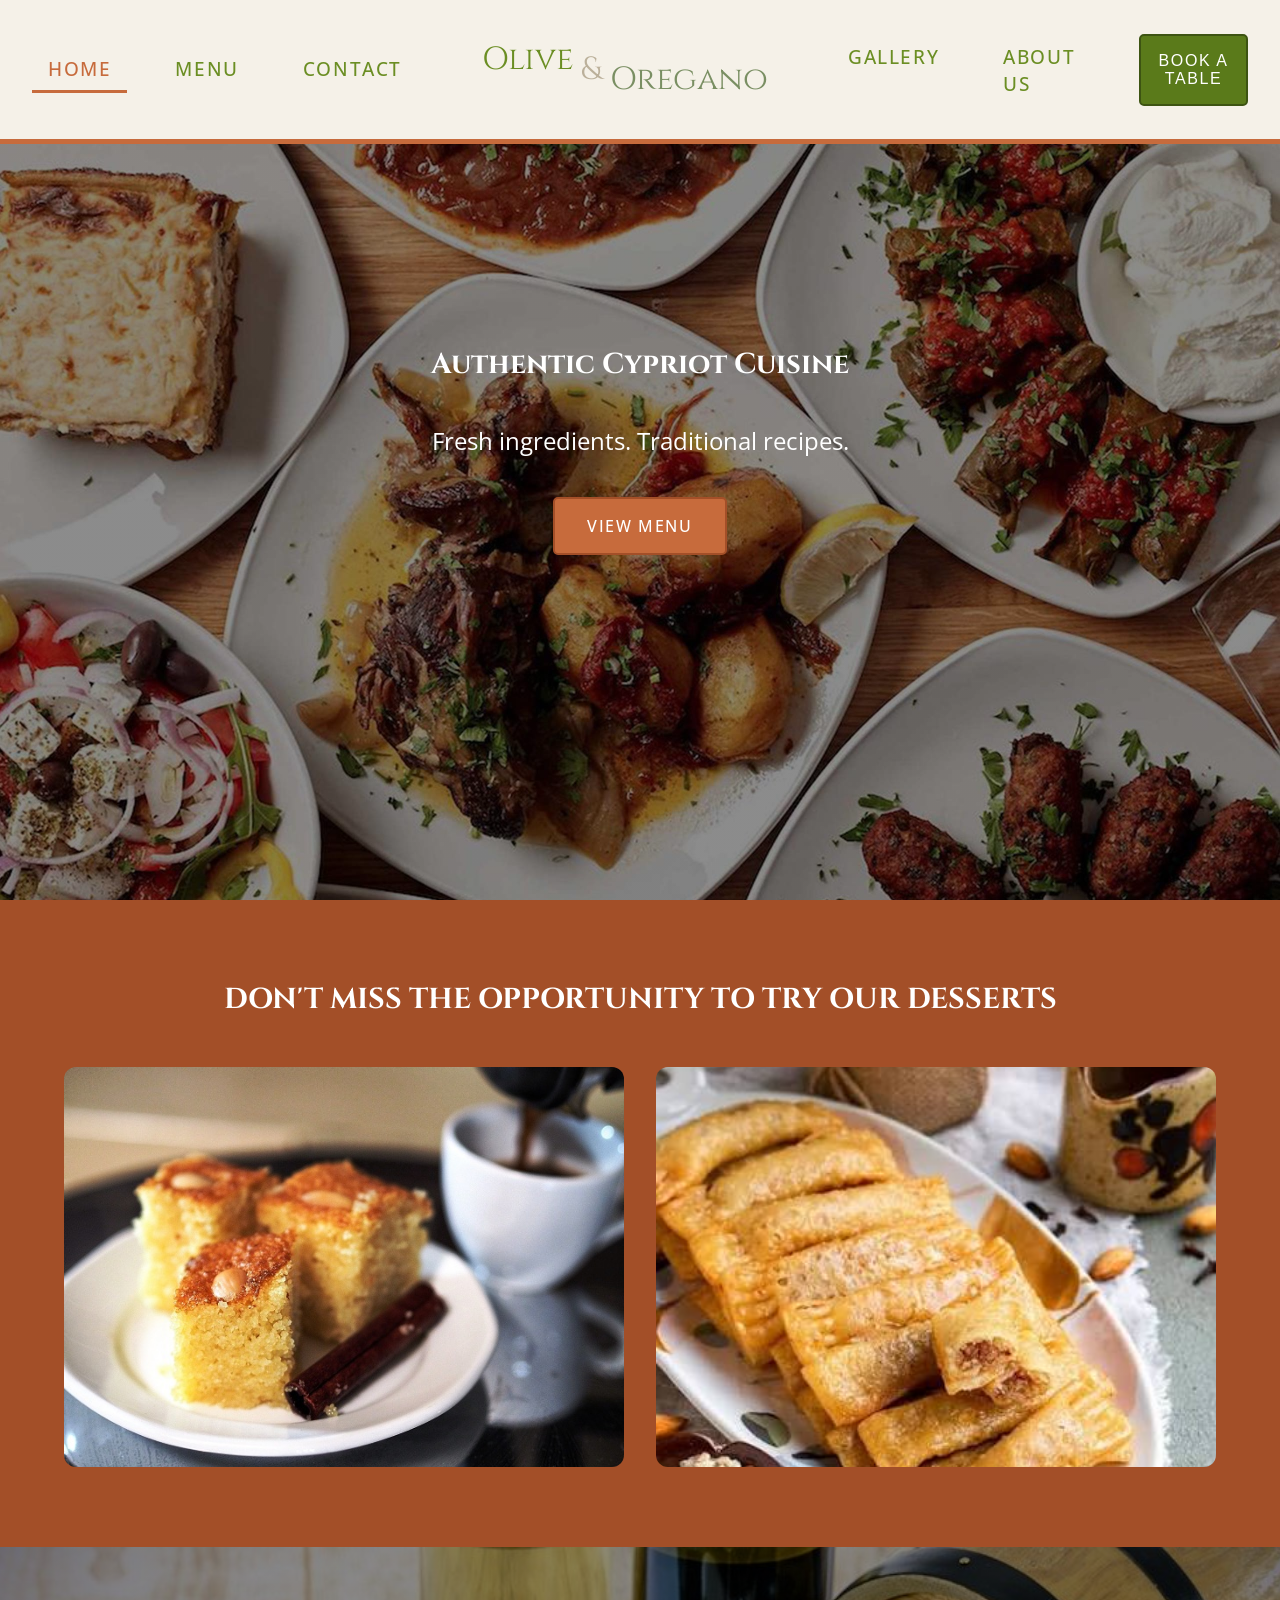
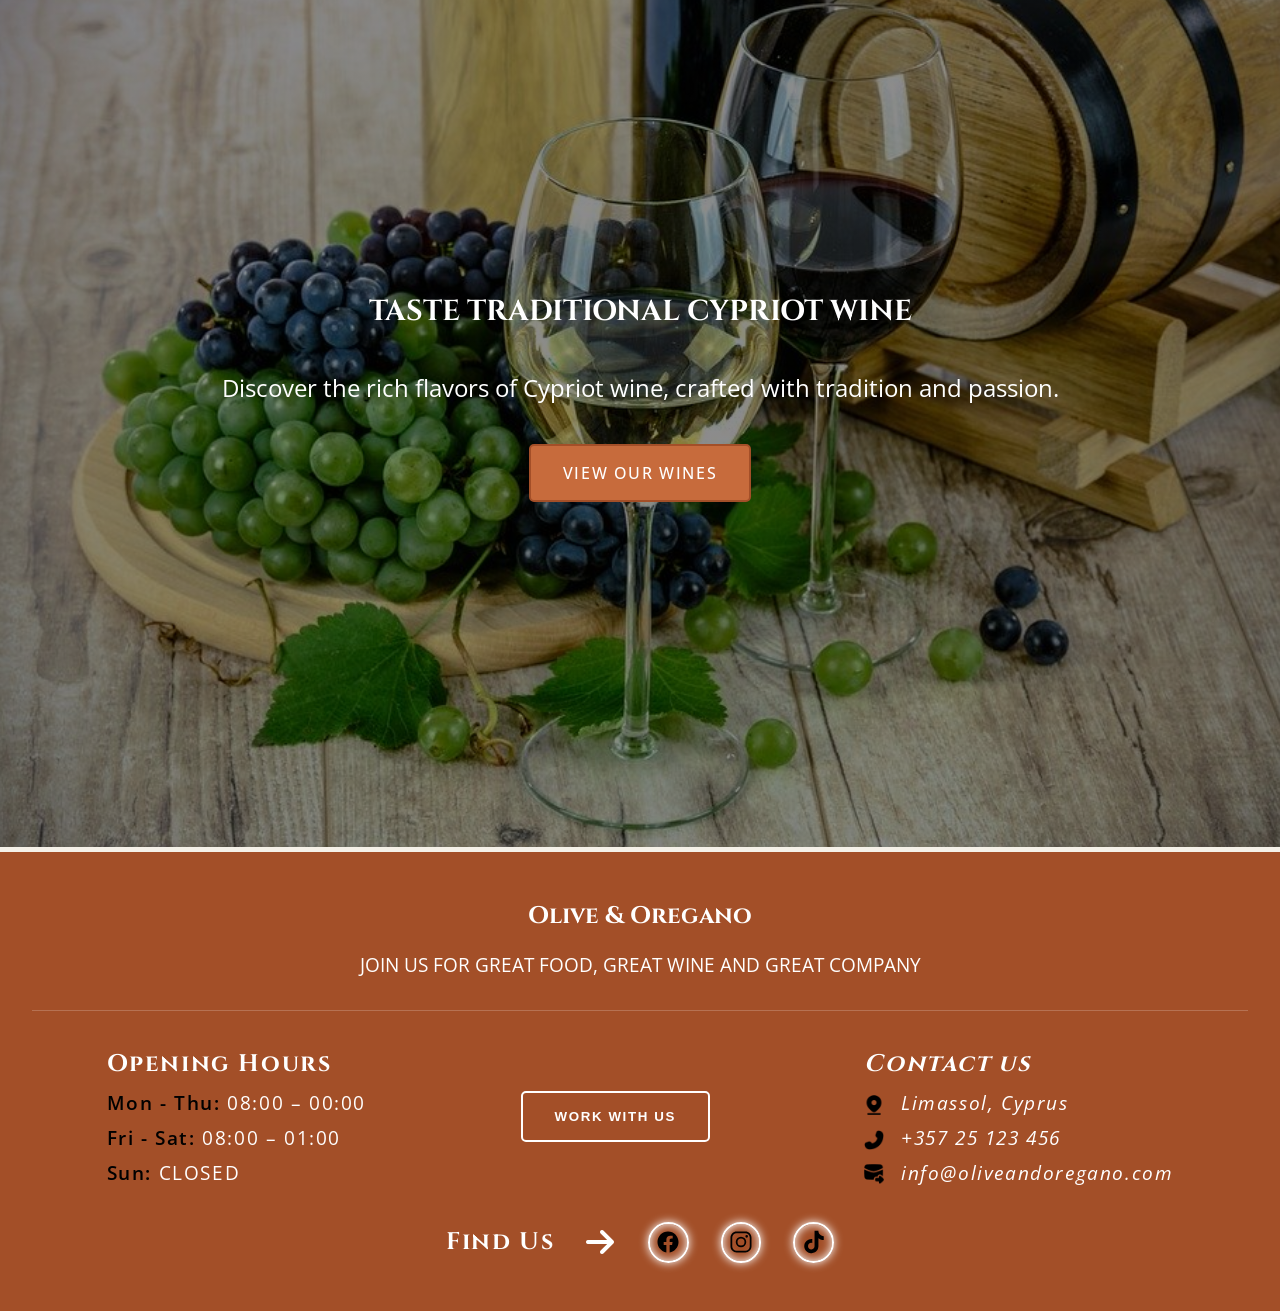
<file: index.html>
<!doctype html>
<html lang="en">
  <head>
    <meta charset="UTF-8" />
    <meta name="viewport" content="width=device-width, initial-scale=1.0" />
    <meta
      name="description"
      content="Olive & Oregano is a Cypriot restaurant that offers authentic Cypriot cuisine, fresh ingredients, and traditional recipes. Join us for great food, great wine, and great company."
    />
    <title>Olive & Oregano | Cypriot Cuisine</title>
    <link rel="preconnect" href="https://fonts.googleapis.com" />
    <link rel="preconnect" href="https://fonts.gstatic.com" crossorigin />
    <link
      href="https://fonts.googleapis.com/css2?family=Cinzel:wght@400..900&display=swap"
      rel="stylesheet"
    />
    <link
      href="https://fonts.googleapis.com/css2?family=Open+Sans:ital,wght@0,300..800;1,300..800&display=swap"
      rel="stylesheet"
    />
    <link
      rel="stylesheet"
      href="https://cdnjs.cloudflare.com/ajax/libs/font-awesome/6.7.2/css/all.min.css"
    />
    <link rel="stylesheet" href="style.css" />
  </head>
  <body>
    <!-- NAVBAR -->

    <header class="header">
      <nav class="navbar" aria-label="Main navigation">
        <div class="navbar-left">
          <a href="index.html" aria-current="page">HOME</a>
          <a href="menu.html">MENU</a>
          <a href="#contact">CONTACT</a>
        </div>

        <a href="index.html" class="logo">
          <span class="olive-color">Olive</span
          ><span class="and-color"> & </span>
          <span class="oregano-color">Oregano</span>
        </a>

        <!-- Hamburger button for mobile navigation -->
        <button
          type="button"
          class="hamburger-button"
          id="hamburger-button"
          aria-label="Open navigation menu"
          aria-expanded="false"
          aria-controls="mobile-menu"
        >
          <i class="fa-solid fa-bars" aria-hidden="true"></i>
        </button>

        <div class="navbar-right">
          <a>GALLERY</a>
          <a>ABOUT US</a>
        </div>

        <button type="button" class="book-table-btn" id="book-table-button">
          BOOK A TABLE
        </button>

        <!-- Mobile menu for smaller screens -->
        <div class="mobile-menu" id="mobile-menu">
          <a href="index.html" aria-current="page">HOME</a>
          <a href="menu.html">MENU</a>
          <a href="#contact">CONTACT</a>
          <a>GALLERY</a>
          <a>ABOUT US</a>

          <button
            type="button"
            class="mobile-book-table-btn"
            id="mobile-book-table-button"
          >
            BOOK A TABLE
          </button>
        </div>
      </nav>
    </header>
    <main>
      <!-- HERO CONTENT -->

      <section class="hero">
        <div class="hero-content">
          <h1>Authentic Cypriot Cuisine</h1>
          <p>Fresh ingredients. Traditional recipes.</p>
          <a href="menu.html" class="btn">VIEW MENU</a>
        </div>
      </section>

      <!-- DESSERT SECTION -->

      <section class="dessert-section">
        <h2>DON'T MISS THE OPPORTUNITY TO TRY OUR DESSERTS</h2>

        <div class="dessert-images">
          <img
            src="images/kalo-prama.jpg"
            alt="Cypriot Kalo Prama"
            loading="lazy"
          />

          <img
            src="images/daktila.jpg"
            alt="Cypriot traditional sweet daktila"
            loading="lazy"
          />
        </div>
      </section>

      <!-- WINE SECTION -->

      <section class="wine-section">
        <h2>TASTE TRADITIONAL CYPRIOT WINE</h2>
        <p>
          Discover the rich flavors of Cypriot wine, crafted with tradition and
          passion.
        </p>
        <a href="menu.html#drinks-spirits" class="btn">VIEW OUR WINES</a>
      </section>
    </main>

    <!-- FOOTER SECTION -->

    <footer class="footer">
      <div class="footer-about">
        <h3>Olive & Oregano</h3>
        <p>JOIN US FOR GREAT FOOD, GREAT WINE AND GREAT COMPANY</p>
      </div>

      <div class="footer-container">
        <div class="footer-hours">
          <h3>Opening Hours</h3>

          <p>
            <span class="days">Mon - Thu:</span>
            <span class="hours">08:00 – 00:00</span>
          </p>

          <p>
            <span class="days">Fri - Sat:</span>
            <span class="hours">08:00 – 01:00</span>
          </p>

          <p>
            <span class="days">Sun:</span>
            <span class="hours">CLOSED</span>
          </p>
        </div>

        <button type="button" class="work-btn" id="work-btn">
          WORK WITH US
        </button>

        <address class="footer-contact" id="contact">
          <h3>Contact us</h3>

          <p>
            <img src="icons/location-pin.png" alt="" class="contact-icon" />
            Limassol, Cyprus
          </p>
          <p>
            <img src="icons/phone.png" alt="" class="contact-icon" />
            <a href="tel:+35725123456">+357 25 123 456</a>
          </p>
          <p>
            <img src="icons/email.png" alt="" class="contact-icon" />
            <a href="mailto:info@oliveandoregano.com"
              >info@oliveandoregano.com</a
            >
          </p>
        </address>
      </div>

      <div class="footer-socials">
        <h3>Find Us</h3>

        <i class="fa-solid fa-arrow-right footer-arrow" aria-hidden="true"></i>

        <div class="social-logos">
          <a aria-label="Facebook">
            <img class="socials-img" src="icons/facebook.svg" alt="" />
          </a>
          <a aria-label="Instagram">
            <img class="socials-img" src="icons/instagram.svg" alt="" />
          </a>
          <a aria-label="TikTok">
            <img class="socials-img" src="icons/tiktok.svg" alt="" />
          </a>
        </div>
      </div>
    </footer>

    <!-- RESERVATION FORM -->

    <div class="modal-overlay" id="reservation-modal">
      <div
        class="reservation-modal"
        role="dialog"
        aria-modal="true"
        aria-labelledby="reservation-modal-title"
      >
        <form class="reservation-form" id="reservation-form">
          <div class="modal-header">
            <h2 id="reservation-modal-title">Make a Reservation</h2>

            <button
              type="button"
              class="modal-close-button"
              id="reservation-close-button"
              aria-label="Close reservation form"
            >
              &times;
            </button>
          </div>

          <div class="form-group">
            <label for="reservation-name">Full Name</label>
            <input
              type="text"
              id="reservation-name"
              name="name"
              autocomplete="name"
              required
            />
          </div>

          <div class="form-group">
            <label for="reservation-email">Email</label>
            <input
              type="email"
              id="reservation-email"
              name="email"
              autocomplete="email"
              required
            />
          </div>

          <div class="form-group">
            <label for="reservation-phone">Phone</label>
            <input
              type="tel"
              id="reservation-phone"
              name="phone"
              autocomplete="tel"
              required
            />
          </div>

          <div class="form-group">
            <label for="reservation-date">Reservation Date</label>
            <input
              type="date"
              id="reservation-date"
              name="reservation-date"
              required
            />
          </div>

          <div class="form-group">
            <label for="reservation-time">Time</label>
            <input
              type="time"
              id="reservation-time"
              name="time"
              required
              disabled
            />
          </div>

          <div class="form-group">
            <label for="reservation-guests">Number of Guests</label>
            <input
              type="number"
              id="reservation-guests"
              name="guests"
              min="1"
              max="20"
              required
            />
          </div>

          <div class="form-group">
            <label for="reservation-request">Special Requests</label>
            <textarea
              id="reservation-request"
              name="request"
              placeholder="Any special requests or dietary restrictions?"
            ></textarea>
          </div>

          <div class="form-actions">
            <button
              type="submit"
              class="submit-reservation-button"
              id="submit-reservation-button"
            >
              Submit Reservation
            </button>
          </div>
        </form>
      </div>
    </div>

    <!-- JOB APPLICATION FORM -->

    <div class="modal-overlay" id="job-application-modal">
      <div
        class="job-application-modal"
        role="dialog"
        aria-modal="true"
        aria-labelledby="application-modal-title"
      >
        <form class="application-form" id="application-form">
          <div class="modal-header">
            <h2 id="application-modal-title">Work With Us</h2>

            <button
              type="button"
              class="modal-close-button"
              id="application-close-button"
              aria-label="Close application form"
            >
              &times;
            </button>
          </div>

          <div class="form-group">
            <label for="application-name">Full Name</label>
            <input
              type="text"
              id="application-name"
              name="name"
              autocomplete="name"
              required
            />
          </div>

          <div class="form-group">
            <label for="application-email">Email</label>
            <input
              type="email"
              id="application-email"
              name="email"
              autocomplete="email"
              required
            />
          </div>

          <div class="form-group">
            <label for="application-phone">Phone</label>
            <input
              type="tel"
              id="application-phone"
              name="phone"
              autocomplete="tel"
              required
            />
          </div>

          <fieldset>
            <legend>Employment Type</legend>

            <input
              type="radio"
              id="full-time"
              name="employment-type"
              value="full-time"
              required
            />
            <label for="full-time">Full-time</label>

            <input
              type="radio"
              id="part-time"
              name="employment-type"
              value="part-time"
            />
            <label for="part-time">Part-time</label>
          </fieldset>

          <div class="form-group">
            <label for="application-position">Position</label>
            <select id="application-position" name="position" required>
              <option value="" disabled selected>Select a position</option>
              <option value="waiter-waitress">Waiter / Waitress</option>
              <option value="host-hostess">Host / Hostess</option>
              <option value="bartender">Bartender</option>
              <option value="busser-cleaner">Busser / Cleaner</option>
              <option value="cook">Cook</option>
              <option value="kitchen-porter-dishwasher">
                Kitchen Porter / Dishwasher
              </option>
              <option value="head-chef-kitchen-manager">
                Head Chef / Kitchen Manager
              </option>
              <option value="shift-supervisor">Shift Supervisor</option>
              <option value="general-manager">General Manager</option>
            </select>
          </div>

          <div class="form-group">
            <label for="application-about">About Yourself (Optional)</label>
            <textarea
              id="application-about"
              name="about"
              placeholder="Tell us a little about yourself..."
            ></textarea>
          </div>

          <div class="form-group">
            <label for="application-cv">Upload CV (Optional)</label>
            <input
              type="file"
              id="application-cv"
              name="cv"
              accept=".pdf,.doc,.docx"
            />
          </div>

          <div class="form-actions">
            <button
              type="submit"
              class="submit-application-button"
              id="submit-application-button"
            >
              Submit Application
            </button>
          </div>
        </form>
      </div>
    </div>

    <div
      class="success-toast"
      id="success-toast"
      role="status"
      aria-live="polite"
    >
      <i
        class="fa-solid fa-circle-check success-toast-icon"
        aria-hidden="true"
      ></i>
      <span id="success-toast-text"></span>
    </div>
    <script src="script.js"></script>
  </body>
</html>
</file>
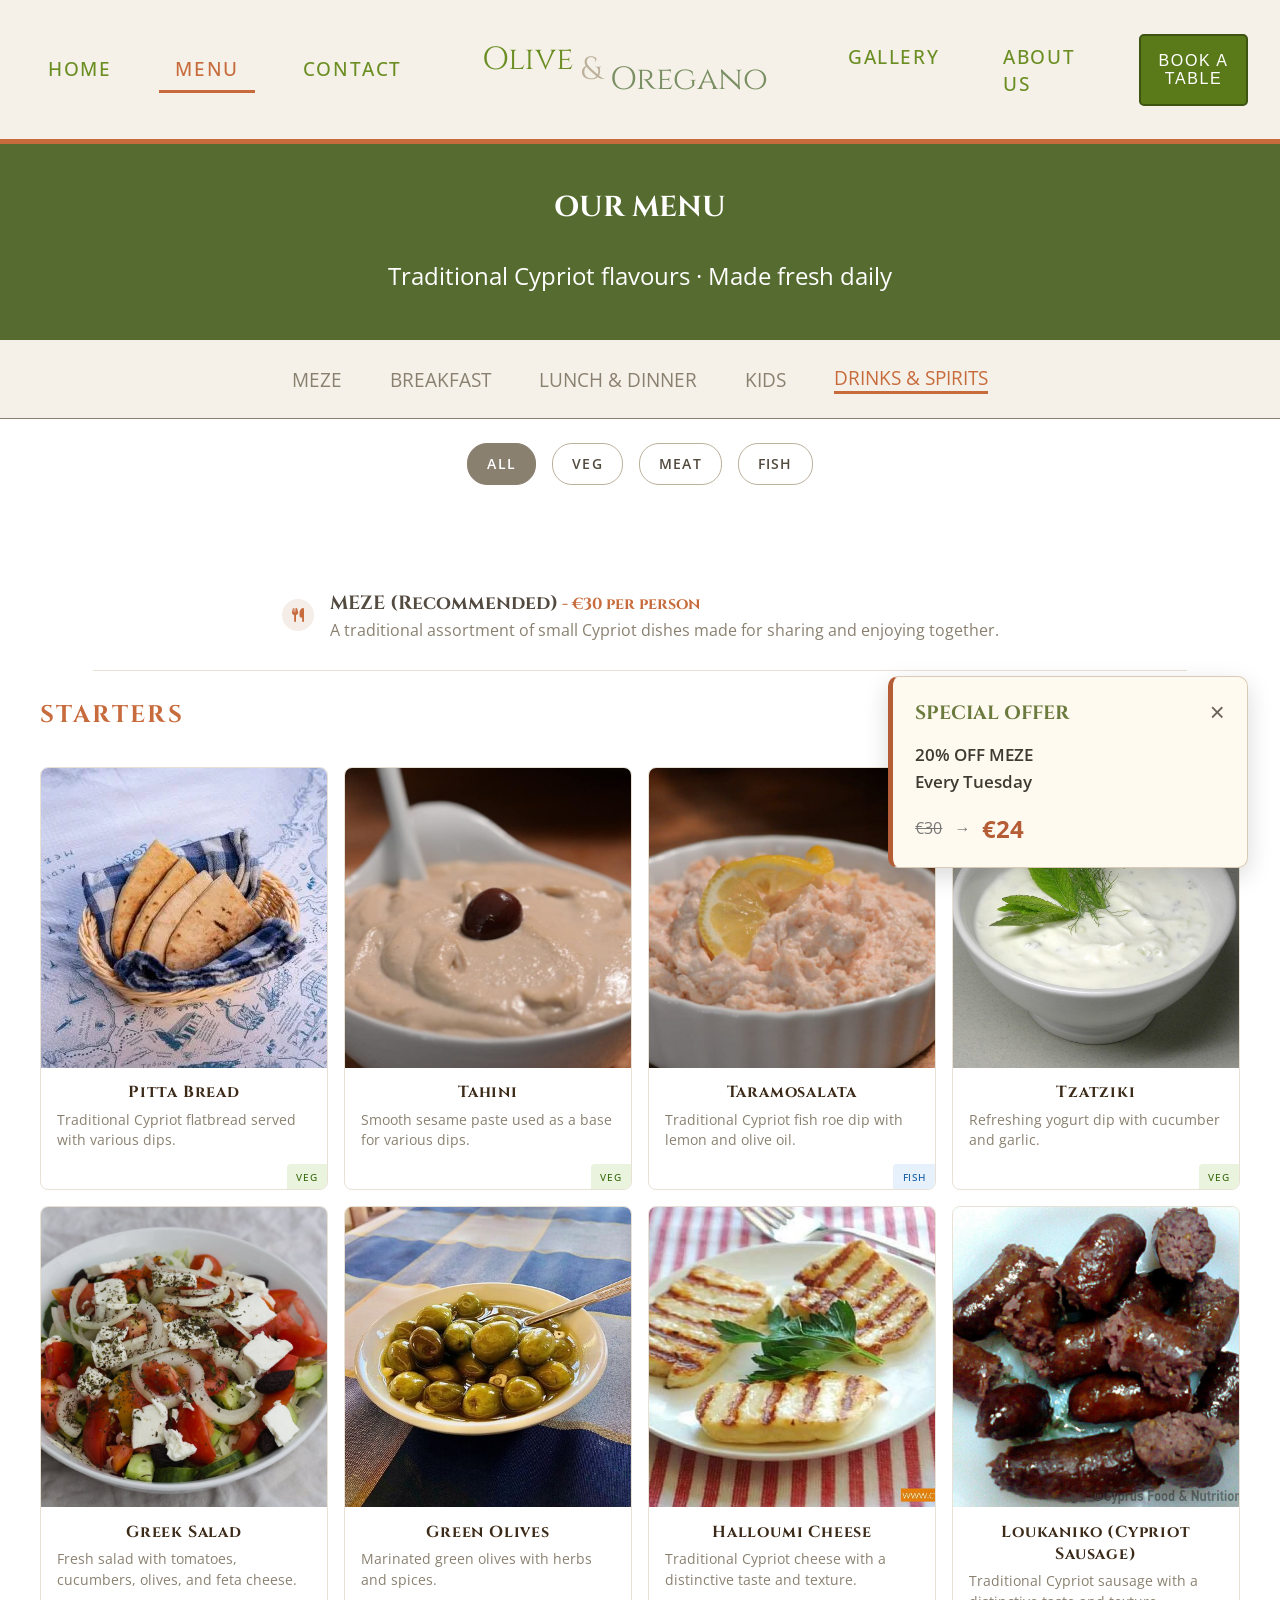
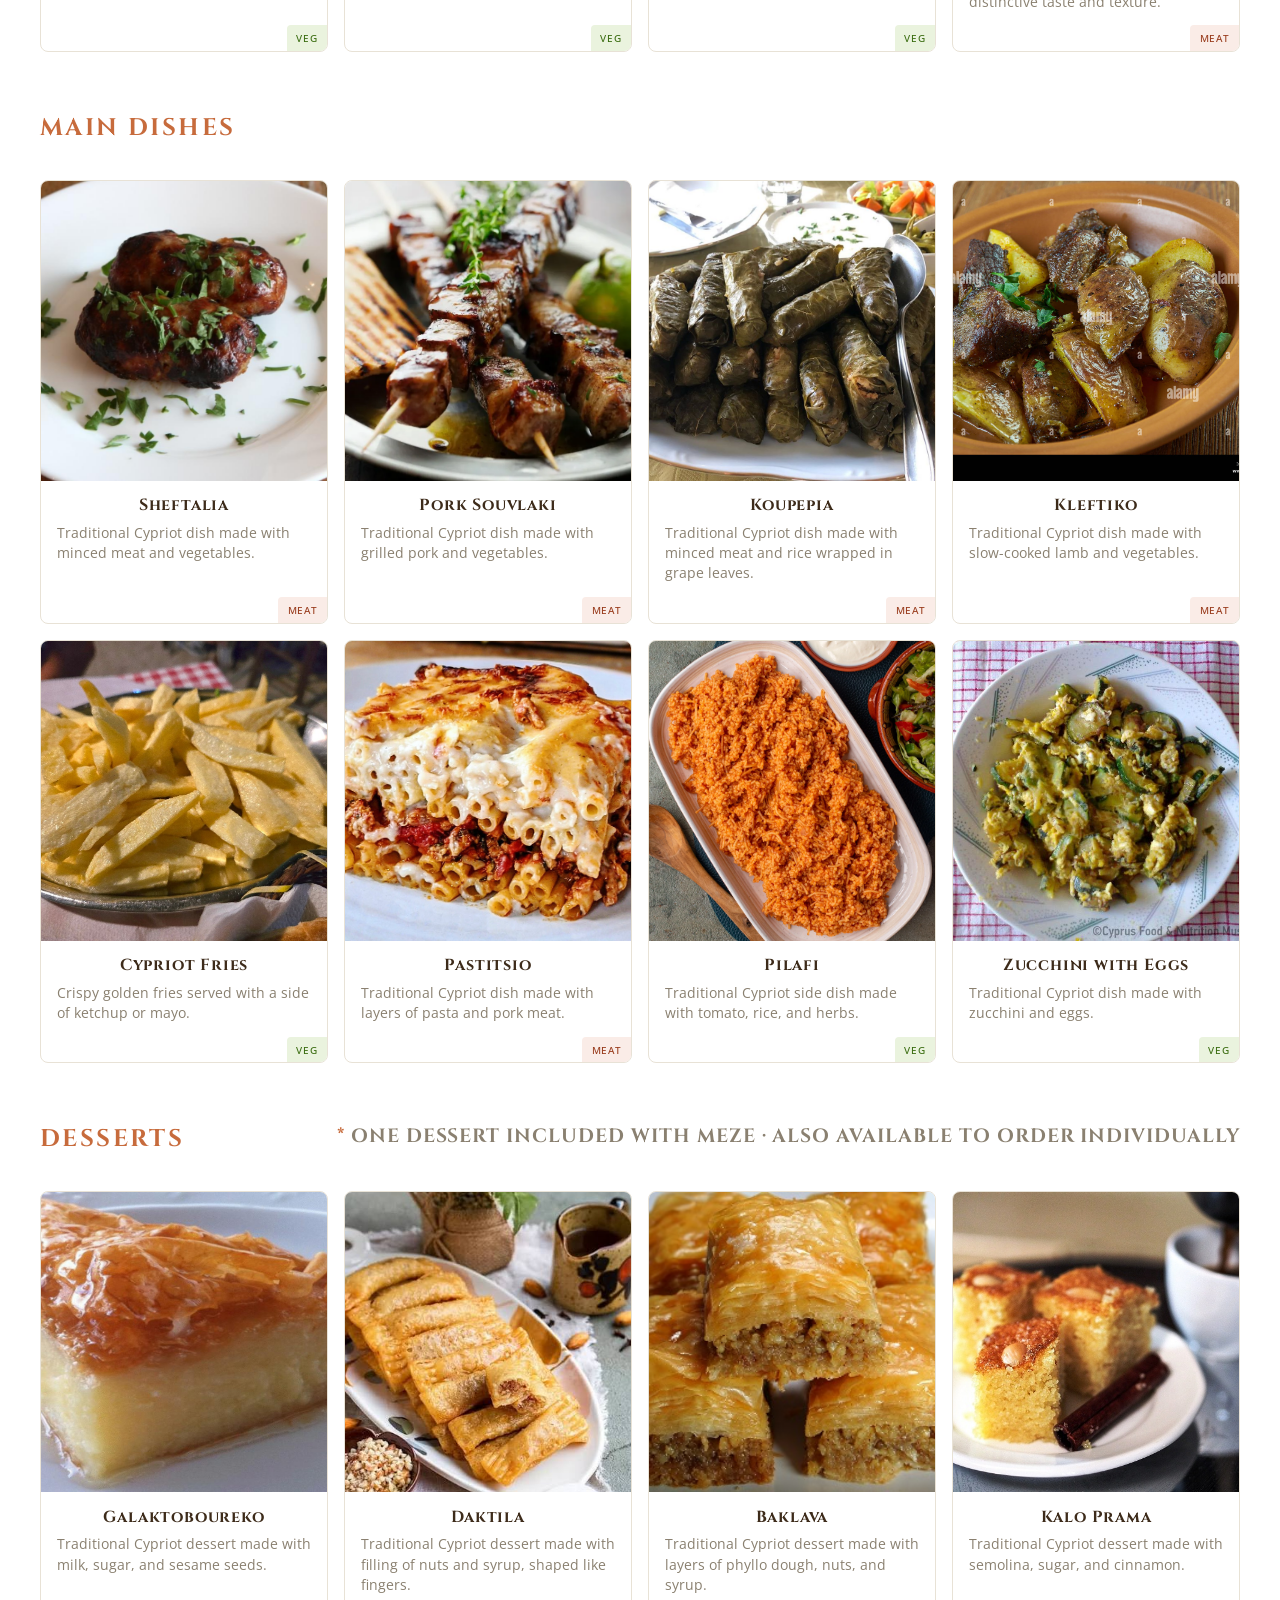
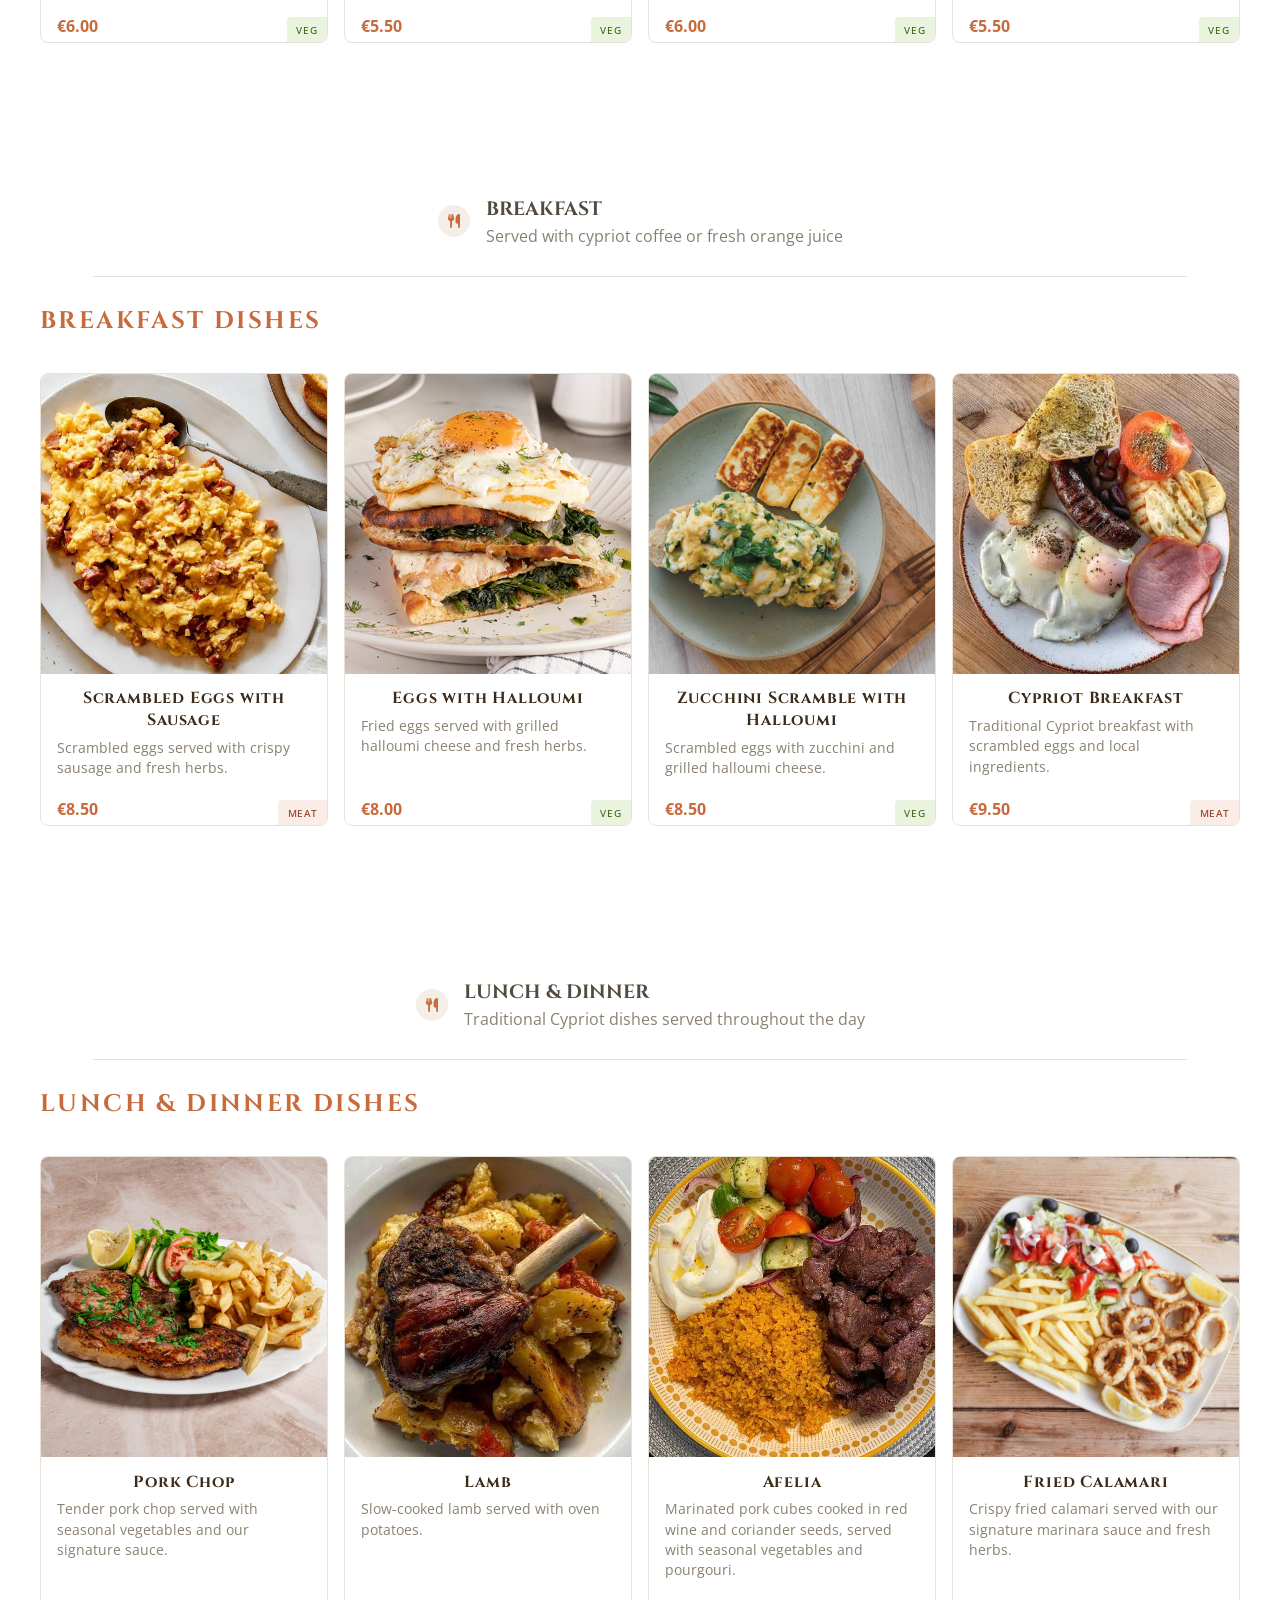
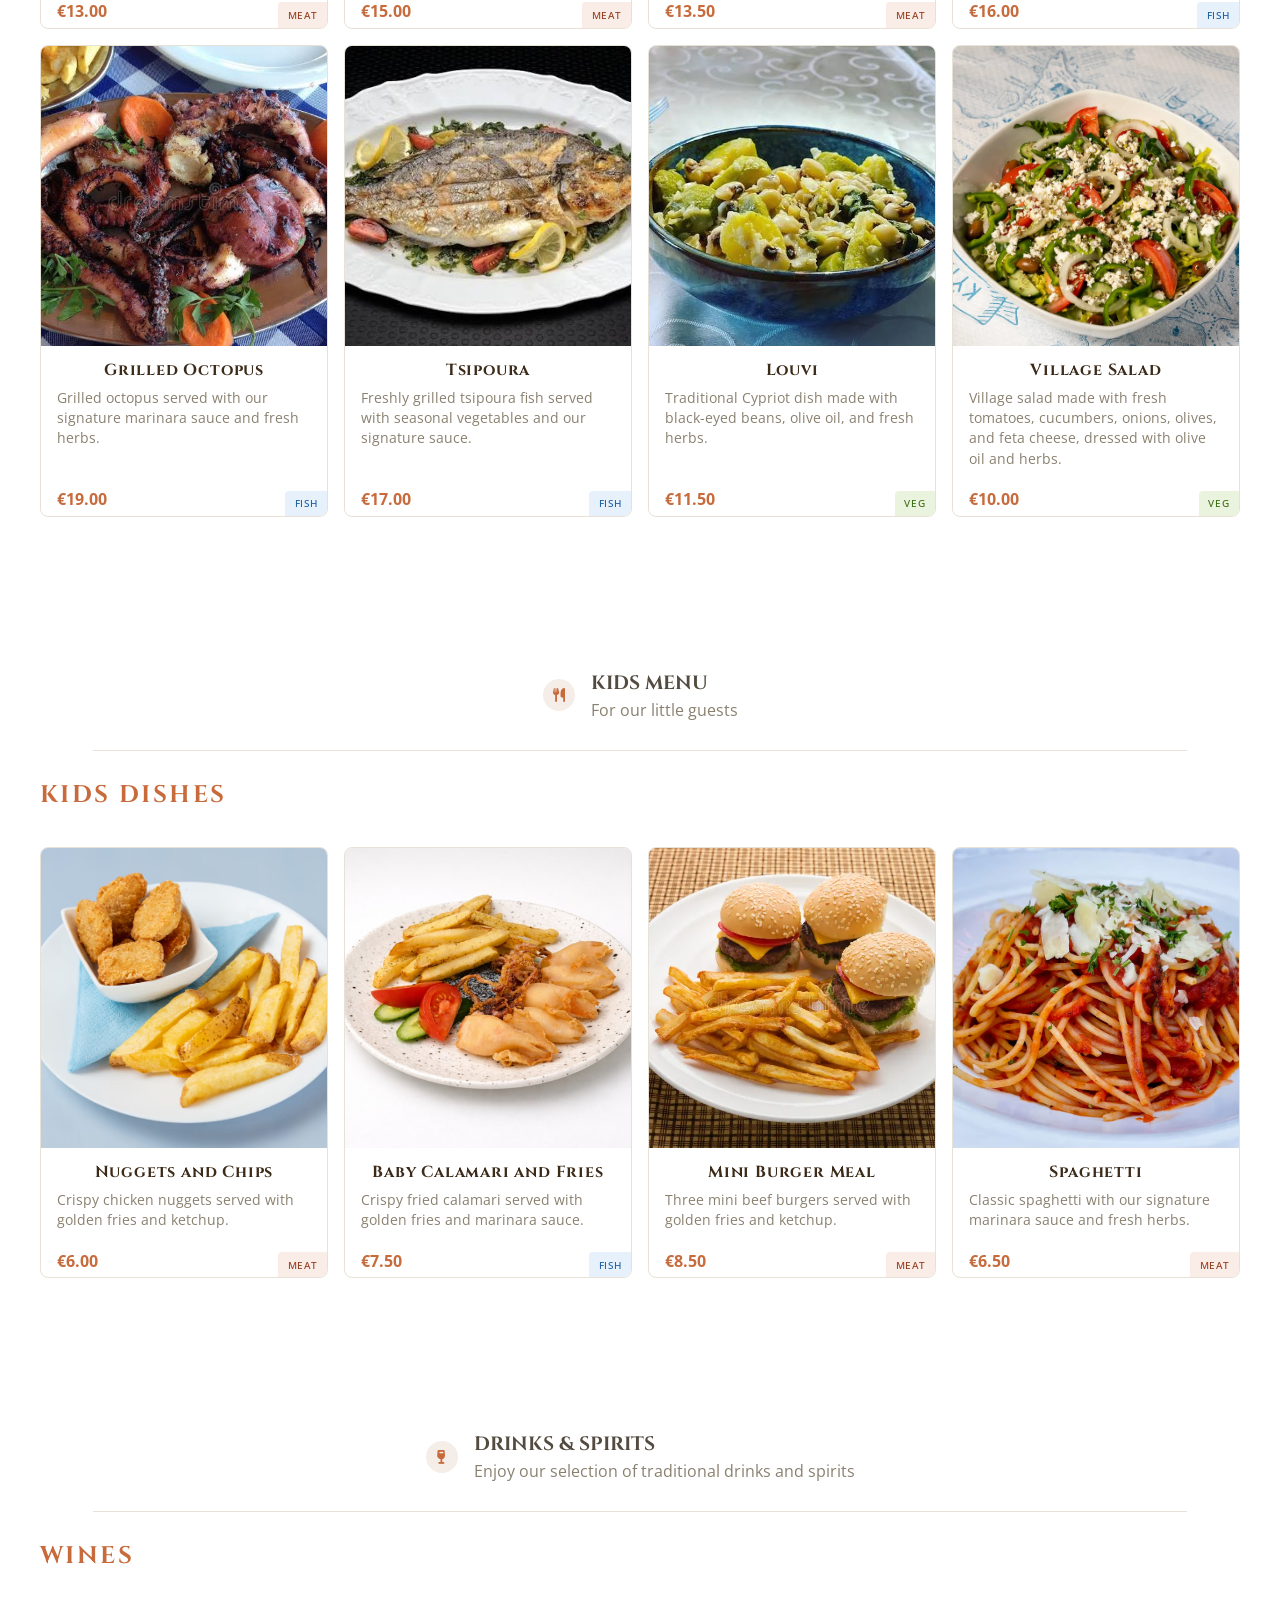
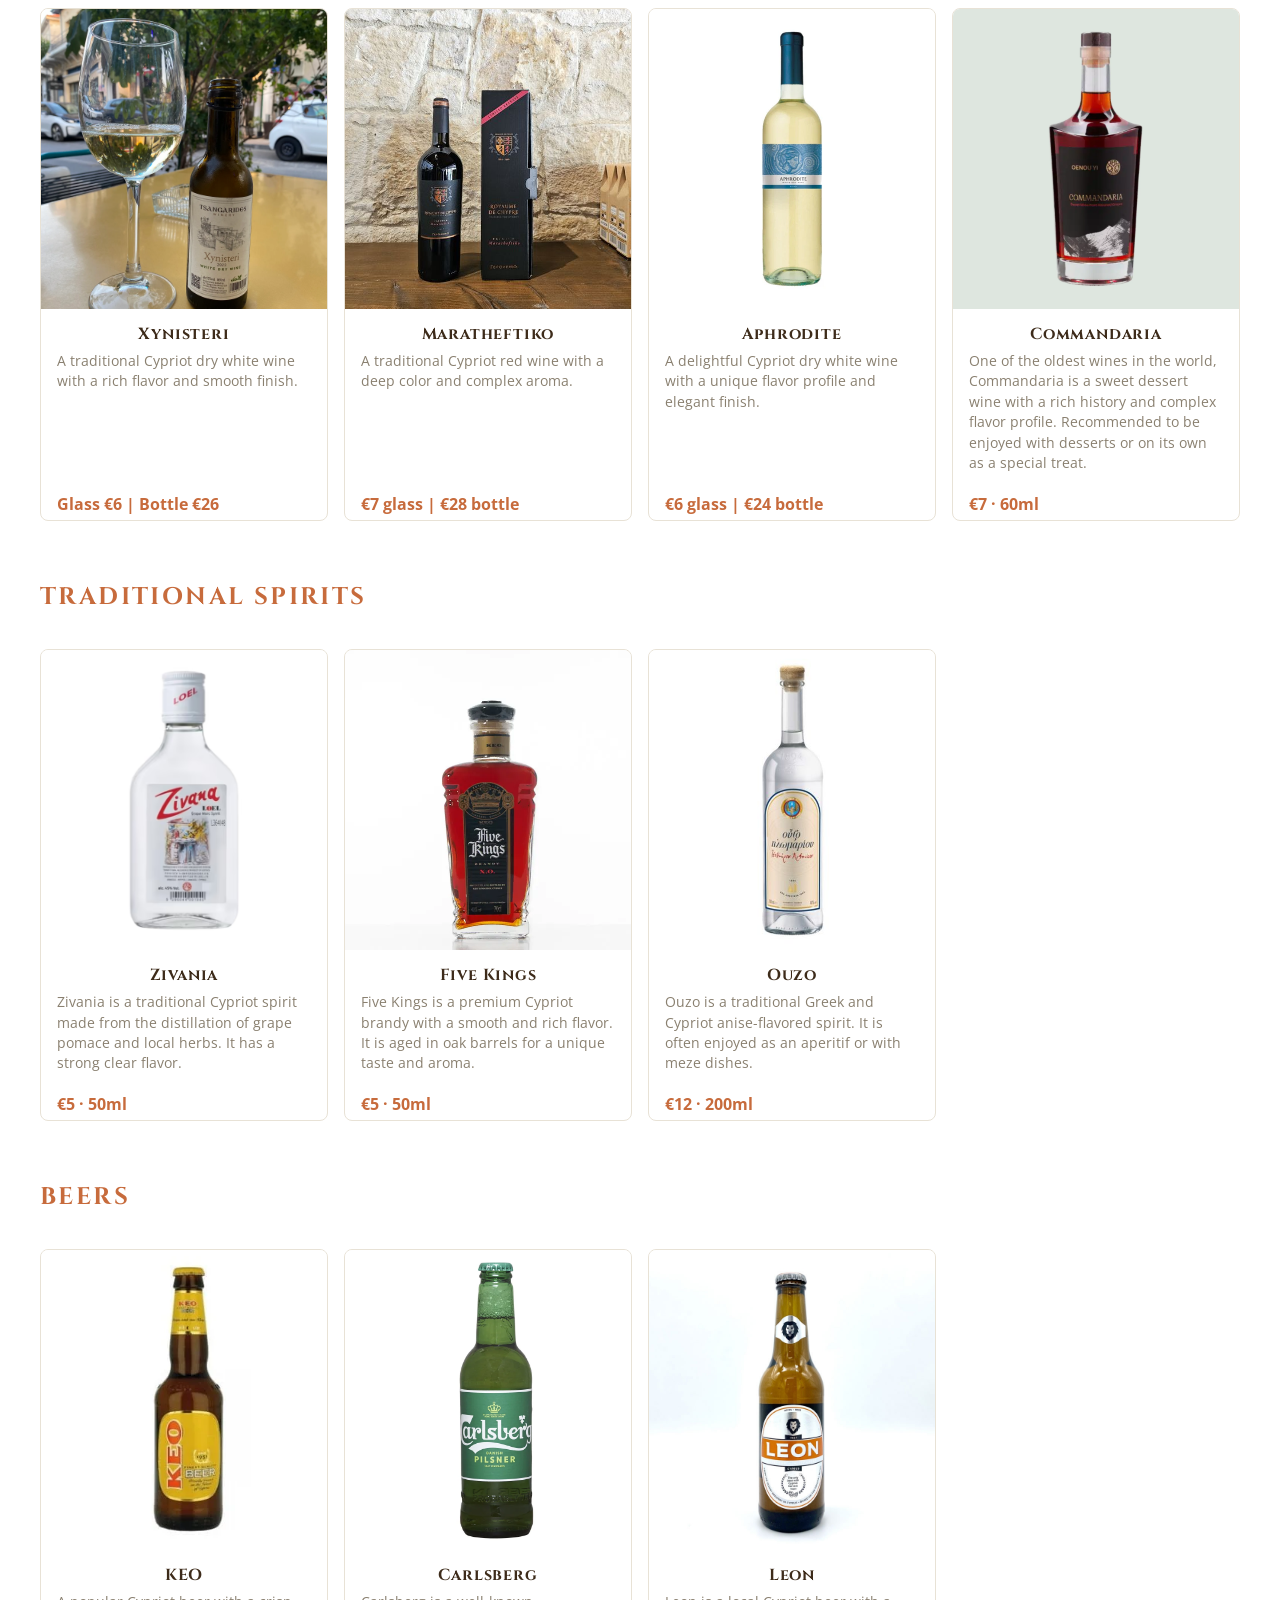
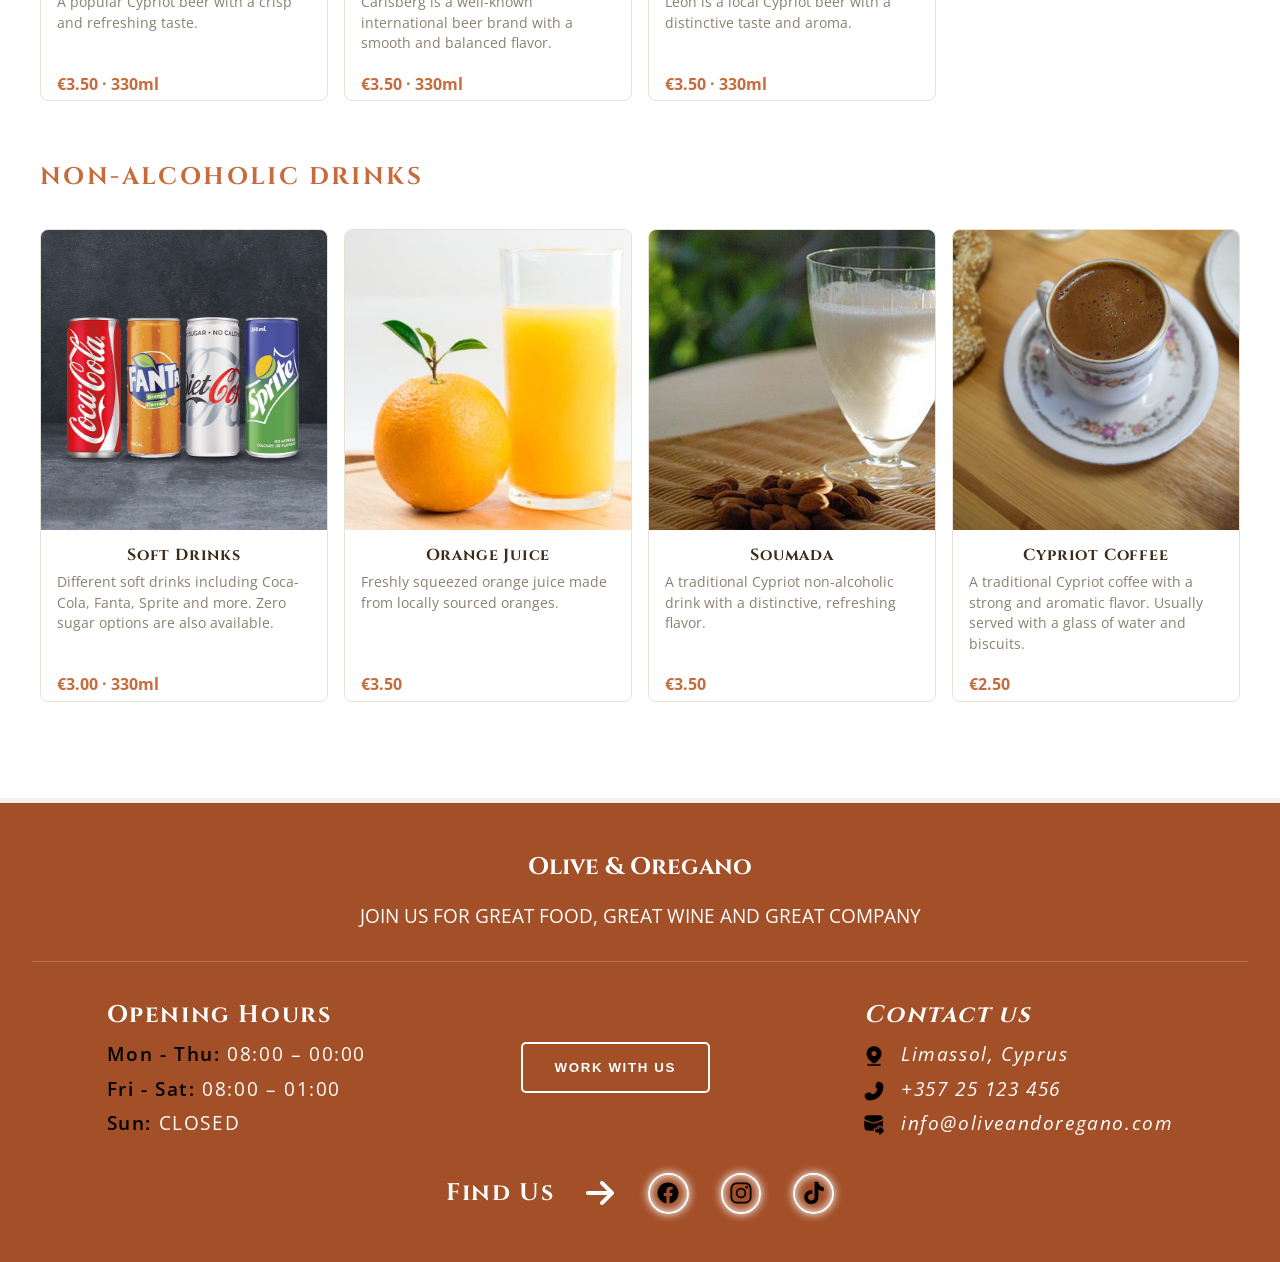
<file: Menu.html>
<!doctype html>
<html lang="en">
  <head>
    <meta charset="UTF-8" />
    <meta name="viewport" content="width=device-width, initial-scale=1.0" />
    <meta
      name="description"
      content="Explore the Olive & Oregano menu featuring traditional Cypriot meze, main dishes, desserts, breakfast, drinks, and more."
    />
    <title>Menu | Olive & Oregano</title>
    <link rel="preconnect" href="https://fonts.googleapis.com" />
    <link rel="preconnect" href="https://fonts.gstatic.com" crossorigin />
    <link
      href="https://fonts.googleapis.com/css2?family=Cinzel:wght@400..900&display=swap"
      rel="stylesheet"
    />
    <link
      href="https://fonts.googleapis.com/css2?family=Open+Sans:ital,wght@0,300..800;1,300..800&display=swap"
      rel="stylesheet"
    />
    <link
      rel="stylesheet"
      href="https://cdnjs.cloudflare.com/ajax/libs/font-awesome/6.7.2/css/all.min.css"
    />
    <link rel="stylesheet" href="style.css" />
    <link rel="stylesheet" href="menu.css" />
  </head>
  <body>
    <!-- NAVBAR -->
    <header class="header">
      <nav class="navbar" aria-label="Main navigation">
        <div class="navbar-left">
          <a href="index.html">HOME</a>
          <a href="menu.html" aria-current="page">MENU</a>
          <a href="#contact">CONTACT</a>
        </div>

        <a href="index.html" class="logo">
          <span class="olive-color">Olive</span
          ><span class="and-color"> & </span>
          <span class="oregano-color">Oregano</span>
        </a>

        <!-- MOBILE HAMBURGER BUTTON -->
        <button
          type="button"
          class="hamburger-button"
          id="hamburger-button"
          aria-label="Open navigation menu"
          aria-expanded="false"
          aria-controls="mobile-menu"
        >
          <i class="fa-solid fa-bars" aria-hidden="true"></i>
        </button>

        <div class="navbar-right">
          <a>GALLERY</a>
          <a>ABOUT US</a>
        </div>

        <button type="button" class="book-table-btn" id="book-table-button">
          BOOK A TABLE
        </button>

        <!-- MOBILE MENU -->
        <div class="mobile-menu" id="mobile-menu">
          <a href="index.html">HOME</a>
          <a href="menu.html" aria-current="page">MENU</a>
          <a href="#contact">CONTACT</a>
          <a>GALLERY</a>
          <a>ABOUT US</a>

          <button
            type="button"
            class="mobile-book-table-btn"
            id="mobile-book-table-button"
          >
            BOOK A TABLE
          </button>
        </div>
      </nav>
    </header>
    <main>
      <!-- MENU BAR -->
      <section class="menu-bar-section">
        <div class="menu-bar">
          <h1>OUR MENU</h1>
          <p>Traditional Cypriot flavours · Made fresh daily</p>
        </div>
      </section>

      <!-- MENU CATEGORY BAR -->
      <nav class="menu-category-section" aria-label="Menu categories">
        <div class="menu-category-nav">
          <a href="#meze" class="active">MEZE</a>
          <a href="#breakfast">BREAKFAST</a>
          <a href="#lunch-dinner">LUNCH & DINNER</a>
          <a href="#kids">KIDS</a>
          <a href="#drinks-spirits">DRINKS & SPIRITS</a>
        </div>
      </nav>

      <!-- MENU FILTERS -->

      <div
        class="menu-filters"
        role="group"
        aria-label="Filter menu by dietary type"
      >
        <button
          type="button"
          class="filter-button active"
          data-filter="all"
          aria-pressed="true"
        >
          ALL
        </button>

        <button
          type="button"
          class="filter-button"
          data-filter="veg"
          aria-pressed="false"
        >
          VEG
        </button>

        <button
          type="button"
          class="filter-button"
          data-filter="meat"
          aria-pressed="false"
        >
          MEAT
        </button>

        <button
          type="button"
          class="filter-button"
          data-filter="fish"
          aria-pressed="false"
        >
          FISH
        </button>
      </div>

      <!-- MEZE SECTION -->
      <section class="menu-section" id="meze">
        <div class="menu-section-header">
          <div class="icon-section">
            <i class="fa-solid fa-utensils" aria-hidden="true"></i>
          </div>
          <div class="text-section">
            <h2>
              MEZE (Recommended)<span class="price"> - €30 per person</span>
            </h2>
            <p>
              A traditional assortment of small Cypriot dishes made for sharing
              and enjoying together.
            </p>
          </div>
        </div>
        <span class="divider" aria-hidden="true"></span>

        <!-- STARTERS -->
        <h3 class="subsection-title">STARTERS</h3>
        <div class="menu-items">
          <div class="menu-grid">
            <div class="card">
              <img src="images/cyprus-pitta-bread.webp" alt="Pitta Bread" />
              <div class="card-body">
                <h4 class="card-name">Pitta Bread</h4>
                <p class="card-desc">
                  Traditional Cypriot flatbread served with various dips.
                </p>
              </div>
              <div class="card-footer">
                <span class="tag veg">VEG</span>
              </div>
            </div>

            <div class="card">
              <img src="images/tahini.jpg" alt="Tahini" />
              <div class="card-body">
                <h4 class="card-name">Tahini</h4>
                <p class="card-desc">
                  Smooth sesame paste used as a base for various dips.
                </p>
              </div>
              <div class="card-footer">
                <span class="tag veg">VEG</span>
              </div>
            </div>

            <div class="card">
              <img src="images/cyprus-taramaslata.jpg" alt="Taramosalata" />
              <div class="card-body">
                <h4 class="card-name">Taramosalata</h4>
                <p class="card-desc">
                  Traditional Cypriot fish roe dip with lemon and olive oil.
                </p>
              </div>
              <div class="card-footer">
                <span class="tag fish">FISH</span>
              </div>
            </div>

            <div class="card">
              <img src="images/tzatziki.jpg" alt="Tzatziki" />
              <div class="card-body">
                <h4 class="card-name">Tzatziki</h4>
                <p class="card-desc">
                  Refreshing yogurt dip with cucumber and garlic.
                </p>
              </div>
              <div class="card-footer">
                <span class="tag veg">VEG</span>
              </div>
            </div>

            <div class="card">
              <img src="images/village-salad-fresh-cut.jpg" alt="Greek Salad" />
              <div class="card-body">
                <h4 class="card-name">Greek Salad</h4>
                <p class="card-desc">
                  Fresh salad with tomatoes, cucumbers, olives, and feta cheese.
                </p>
              </div>
              <div class="card-footer">
                <span class="tag veg">VEG</span>
              </div>
            </div>

            <div class="card">
              <img src="images/green-olives.jpg" alt="Green Olives" />
              <div class="card-body">
                <h4 class="card-name">Green Olives</h4>
                <p class="card-desc">
                  Marinated green olives with herbs and spices.
                </p>
              </div>
              <div class="card-footer">
                <span class="tag veg">VEG</span>
              </div>
            </div>

            <div class="card">
              <img src="images/halloumi-cyprus.jpg" alt="Halloumi Cheese" />
              <div class="card-body">
                <h4 class="card-name">Halloumi Cheese</h4>
                <p class="card-desc">
                  Traditional Cypriot cheese with a distinctive taste and
                  texture.
                </p>
              </div>
              <div class="card-footer">
                <span class="tag veg">VEG</span>
              </div>
            </div>

            <div class="card">
              <img src="images/loukaniko.jpg" alt="Loukaniko" />
              <div class="card-body">
                <h4 class="card-name">Loukaniko (Cypriot Sausage)</h4>
                <p class="card-desc">
                  Traditional Cypriot sausage with a distinctive taste and
                  texture.
                </p>
              </div>
              <div class="card-footer">
                <span class="tag meat">MEAT</span>
              </div>
            </div>
          </div>
        </div>

        <!-- MAIN DISHES -->
        <h3 class="subsection-title">MAIN DISHES</h3>
        <div class="menu-items">
          <div class="menu-grid">
            <div class="card">
              <img
                src="images/sheftalia-main.jpg"
                alt="Sheftalia"
                loading="lazy"
              />
              <div class="card-body">
                <h4 class="card-name">Sheftalia</h4>
                <p class="card-desc">
                  Traditional Cypriot dish made with minced meat and vegetables.
                </p>
              </div>
              <div class="card-footer">
                <span class="tag meat">MEAT</span>
              </div>
            </div>

            <div class="card">
              <img src="images/souvlaki.webp" alt="Souvlaki" loading="lazy" />
              <div class="card-body">
                <h4 class="card-name">Pork Souvlaki</h4>
                <p class="card-desc">
                  Traditional Cypriot dish made with grilled pork and
                  vegetables.
                </p>
              </div>
              <div class="card-footer">
                <span class="tag meat">MEAT</span>
              </div>
            </div>

            <div class="card">
              <img src="images/koupepia.jpg" alt="Koupepia" loading="lazy" />
              <div class="card-body">
                <h4 class="card-name">Koupepia</h4>
                <p class="card-desc">
                  Traditional Cypriot dish made with minced meat and rice
                  wrapped in grape leaves.
                </p>
              </div>
              <div class="card-footer">
                <span class="tag meat">MEAT</span>
              </div>
            </div>

            <div class="card">
              <img
                src="images/ofto-kleftiko.jpg"
                alt="Kleftiko"
                loading="lazy"
              />
              <div class="card-body">
                <h4 class="card-name">Kleftiko</h4>
                <p class="card-desc">
                  Traditional Cypriot dish made with slow-cooked lamb and
                  vegetables.
                </p>
              </div>
              <div class="card-footer">
                <span class="tag meat">MEAT</span>
              </div>
            </div>

            <div class="card">
              <img src="images/fries.jpg" alt="Fries" loading="lazy" />
              <div class="card-body">
                <h4 class="card-name">Cypriot Fries</h4>
                <p class="card-desc">
                  Crispy golden fries served with a side of ketchup or mayo.
                </p>
              </div>
              <div class="card-footer">
                <span class="tag veg">VEG</span>
              </div>
            </div>

            <div class="card">
              <img
                src="images/cypriot-pastitsio.jpg"
                alt="Pastitsio"
                loading="lazy"
              />
              <div class="card-body">
                <h4 class="card-name">Pastitsio</h4>
                <p class="card-desc">
                  Traditional Cypriot dish made with layers of pasta and pork
                  meat.
                </p>
              </div>
              <div class="card-footer">
                <span class="tag meat">MEAT</span>
              </div>
            </div>

            <div class="card">
              <img src="images/pourkouri.webp" alt="Pilafi" loading="lazy" />
              <div class="card-body">
                <h4 class="card-name">Pilafi</h4>
                <p class="card-desc">
                  Traditional Cypriot side dish made with tomato, rice, and
                  herbs.
                </p>
              </div>
              <div class="card-footer">
                <span class="tag veg">VEG</span>
              </div>
            </div>

            <div class="card">
              <img
                src="images/zucchini-with-eggs.jpg"
                alt="Zucchini with Eggs"
                loading="lazy"
              />
              <div class="card-body">
                <h4 class="card-name">Zucchini with Eggs</h4>
                <p class="card-desc">
                  Traditional Cypriot dish made with zucchini and eggs.
                </p>
              </div>
              <div class="card-footer">
                <span class="tag veg">VEG</span>
              </div>
            </div>
          </div>
        </div>

        <!-- DESSERTS-->
        <h3 class="subsection-title">
          DESSERTS
          <span class="subtitle"
            ><span class="asterisk">*</span> ONE DESSERT INCLUDED WITH MEZE ·
            ALSO AVAILABLE TO ORDER INDIVIDUALLY</span
          >
        </h3>
        <div class="menu-items">
          <div class="menu-grid">
            <div class="card">
              <img
                src="images/cyprus-dessert.jpg"
                alt="Galaktoboureko"
                loading="lazy"
              />
              <div class="card-body">
                <h4 class="card-name">Galaktoboureko</h4>
                <p class="card-desc">
                  Traditional Cypriot dessert made with milk, sugar, and sesame
                  seeds.
                </p>
              </div>
              <div class="card-footer">
                <span class="item-price">€6.00</span>
                <span class="tag veg">VEG</span>
              </div>
            </div>

            <div class="card">
              <img src="images/daktila.jpg" alt="Daktila" loading="lazy" />
              <div class="card-body">
                <h4 class="card-name">Daktila</h4>
                <p class="card-desc">
                  Traditional Cypriot dessert made with filling of nuts and
                  syrup, shaped like fingers.
                </p>
              </div>
              <div class="card-footer">
                <span class="item-price">€5.50</span>
                <span class="tag veg">VEG</span>
              </div>
            </div>

            <div class="card">
              <img src="images/baklava.jpg" alt="Baklava" loading="lazy" />
              <div class="card-body">
                <h4 class="card-name">Baklava</h4>
                <p class="card-desc">
                  Traditional Cypriot dessert made with layers of phyllo dough,
                  nuts, and syrup.
                </p>
              </div>
              <div class="card-footer">
                <span class="item-price">€6.00</span>
                <span class="tag veg">VEG</span>
              </div>
            </div>

            <div class="card">
              <img
                src="images/kalo-prama.jpg"
                alt="Kalo Prama"
                loading="lazy"
              />
              <div class="card-body">
                <h4 class="card-name">Kalo Prama</h4>
                <p class="card-desc">
                  Traditional Cypriot dessert made with semolina, sugar, and
                  cinnamon.
                </p>
              </div>
              <div class="card-footer">
                <span class="item-price">€5.50</span>
                <span class="tag veg">VEG</span>
              </div>
            </div>
          </div>
        </div>
      </section>

      <!-- BREAKFAST -->
      <section class="menu-section" id="breakfast">
        <div class="menu-section-header">
          <div class="icon-section">
            <i class="fa-solid fa-utensils" aria-hidden="true"></i>
          </div>

          <div class="text-section">
            <h2>BREAKFAST</h2>
            <p>Served with cypriot coffee or fresh orange juice</p>
          </div>
        </div>

        <span class="divider" aria-hidden="true"></span>

        <h3 class="subsection-title">BREAKFAST DISHES</h3>
        <div class="menu-items">
          <div class="menu-grid">
            <div class="card">
              <img
                src="images/scrambled-eggs-with-sausage.jpg"
                alt="Scrambled Eggs with Sausage"
                loading="lazy"
              />
              <div class="card-body">
                <h4 class="card-name">Scrambled Eggs with Sausage</h4>
                <p class="card-desc">
                  Scrambled eggs served with crispy sausage and fresh herbs.
                </p>
              </div>
              <div class="card-footer">
                <span class="item-price">€8.50</span>
                <span class="tag meat">MEAT</span>
              </div>
            </div>

            <div class="card">
              <img
                src="images/eggs-with-halloumi.jpg"
                alt="Eggs with Halloumi"
                loading="lazy"
              />
              <div class="card-body">
                <h4 class="card-name">Eggs with Halloumi</h4>
                <p class="card-desc">
                  Fried eggs served with grilled halloumi cheese and fresh
                  herbs.
                </p>
              </div>
              <div class="card-footer">
                <span class="item-price">€8.00</span>
                <span class="tag veg">VEG</span>
              </div>
            </div>

            <div class="card">
              <img
                src="images/zucchini-scramble-with-halloumi.jpeg"
                alt="Zucchini Scramble with Halloumi"
                loading="lazy"
              />
              <div class="card-body">
                <h4 class="card-name">Zucchini Scramble with Halloumi</h4>
                <p class="card-desc">
                  Scrambled eggs with zucchini and grilled halloumi cheese.
                </p>
              </div>
              <div class="card-footer">
                <span class="item-price">€8.50</span>
                <span class="tag veg">VEG</span>
              </div>
            </div>

            <div class="card">
              <img
                src="images/cypriot-breakfast.jpg"
                alt="Cypriot Breakfast"
                loading="lazy"
              />
              <div class="card-body">
                <h4 class="card-name">Cypriot Breakfast</h4>
                <p class="card-desc">
                  Traditional Cypriot breakfast with scrambled eggs and local
                  ingredients.
                </p>
              </div>
              <div class="card-footer">
                <span class="item-price">€9.50</span>
                <span class="tag meat">MEAT</span>
              </div>
            </div>
          </div>
        </div>
      </section>

      <!-- LUNCH AND DINNER -->
      <section class="menu-section" id="lunch-dinner">
        <div class="menu-section-header">
          <div class="icon-section">
            <i class="fa-solid fa-utensils" aria-hidden="true"></i>
          </div>

          <div class="text-section">
            <h2>LUNCH & DINNER</h2>
            <p>Traditional Cypriot dishes served throughout the day</p>
          </div>
        </div>

        <span class="divider" aria-hidden="true"></span>

        <h3 class="subsection-title">LUNCH & DINNER DISHES</h3>
        <div class="menu-items">
          <div class="menu-grid">
            <div class="card">
              <img src="images/pork-chop.png" alt="Pork Chop" loading="lazy" />

              <div class="card-body">
                <h4 class="card-name">Pork Chop</h4>
                <p class="card-desc">
                  Tender pork chop served with seasonal vegetables and our
                  signature sauce.
                </p>
              </div>
              <div class="card-footer">
                <span class="item-price">€13.00</span>
                <span class="tag meat">MEAT</span>
              </div>
            </div>

            <div class="card">
              <img src="images/lamb.jpg" alt="Lamb" loading="lazy" />

              <div class="card-body">
                <h4 class="card-name">Lamb</h4>
                <p class="card-desc">
                  Slow-cooked lamb served with oven potatoes.
                </p>
              </div>
              <div class="card-footer">
                <span class="item-price">€15.00</span>
                <span class="tag meat">MEAT</span>
              </div>
            </div>

            <div class="card">
              <img src="images/afelia.jpg" alt="Afelia" loading="lazy" />

              <div class="card-body">
                <h4 class="card-name">Afelia</h4>
                <p class="card-desc">
                  Marinated pork cubes cooked in red wine and coriander seeds,
                  served with seasonal vegetables and pourgouri.
                </p>
              </div>
              <div class="card-footer">
                <span class="item-price">€13.50</span>
                <span class="tag meat">MEAT</span>
              </div>
            </div>

            <div class="card">
              <img
                src="images/fried-calamari-scaled.jpg"
                alt="Fried Calamari"
                loading="lazy"
              />

              <div class="card-body">
                <h4 class="card-name">Fried Calamari</h4>
                <p class="card-desc">
                  Crispy fried calamari served with our signature marinara sauce
                  and fresh herbs.
                </p>
              </div>
              <div class="card-footer">
                <span class="item-price">€16.00</span>
                <span class="tag fish">FISH</span>
              </div>
            </div>

            <div class="card">
              <img
                src="images/grilled-octopus.png"
                alt="Grilled Octopus"
                loading="lazy"
              />

              <div class="card-body">
                <h4 class="card-name">Grilled Octopus</h4>
                <p class="card-desc">
                  Grilled octopus served with our signature marinara sauce and
                  fresh herbs.
                </p>
              </div>
              <div class="card-footer">
                <span class="item-price">€19.00</span>
                <span class="tag fish">FISH</span>
              </div>
            </div>

            <div class="card">
              <img
                src="images/tsipoura.png"
                alt="Tsipoura fish"
                loading="lazy"
              />

              <div class="card-body">
                <h4 class="card-name">Tsipoura</h4>
                <p class="card-desc">
                  Freshly grilled tsipoura fish served with seasonal vegetables
                  and our signature sauce.
                </p>
              </div>
              <div class="card-footer">
                <span class="item-price">€17.00</span>
                <span class="tag fish">FISH</span>
              </div>
            </div>

            <div class="card">
              <img src="images/louvi.jpg" alt="Louvi" loading="lazy" />

              <div class="card-body">
                <h4 class="card-name">Louvi</h4>
                <p class="card-desc">
                  Traditional Cypriot dish made with black-eyed beans, olive
                  oil, and fresh herbs.
                </p>
              </div>
              <div class="card-footer">
                <span class="item-price">€11.50</span>
                <span class="tag veg">VEG</span>
              </div>
            </div>

            <div class="card">
              <img
                src="images/village-salad.png"
                alt="Village Salad"
                loading="lazy"
              />

              <div class="card-body">
                <h4 class="card-name">Village Salad</h4>
                <p class="card-desc">
                  Village salad made with fresh tomatoes, cucumbers, onions,
                  olives, and feta cheese, dressed with olive oil and herbs.
                </p>
              </div>
              <div class="card-footer">
                <span class="item-price">€10.00</span>
                <span class="tag veg">VEG</span>
              </div>
            </div>
          </div>
        </div>
      </section>

      <!-- KIDS MENU -->
      <section class="menu-section" id="kids">
        <div class="menu-section-header">
          <div class="icon-section">
            <i class="fa-solid fa-utensils" aria-hidden="true"></i>
          </div>

          <div class="text-section">
            <h2>KIDS MENU</h2>
            <p>For our little guests</p>
          </div>
        </div>

        <span class="divider" aria-hidden="true"></span>

        <h3 class="subsection-title">KIDS DISHES</h3>
        <div class="menu-items">
          <div class="menu-grid">
            <div class="card">
              <img
                src="images/nuggets-and-chips.png"
                alt="Nuggets and Chips"
                loading="lazy"
              />

              <div class="card-body">
                <h4 class="card-name">Nuggets and Chips</h4>
                <p class="card-desc">
                  Crispy chicken nuggets served with golden fries and ketchup.
                </p>
              </div>
              <div class="card-footer">
                <span class="item-price">€6.00</span>
                <span class="tag meat">MEAT</span>
              </div>
            </div>

            <div class="card">
              <img
                src="images/calamari-and-fries.png"
                alt="Calamari and Fries"
                loading="lazy"
              />

              <div class="card-body">
                <h4 class="card-name">Baby Calamari and Fries</h4>
                <p class="card-desc">
                  Crispy fried calamari served with golden fries and marinara
                  sauce.
                </p>
              </div>
              <div class="card-footer">
                <span class="item-price">€7.50</span>
                <span class="tag fish">FISH</span>
              </div>
            </div>

            <div class="card">
              <img
                src="images/mini-burger-meal.png"
                alt="Mini Burger"
                loading="lazy"
              />

              <div class="card-body">
                <h4 class="card-name">Mini Burger Meal</h4>
                <p class="card-desc">
                  Three mini beef burgers served with golden fries and ketchup.
                </p>
              </div>
              <div class="card-footer">
                <span class="item-price">€8.50</span>
                <span class="tag meat">MEAT</span>
              </div>
            </div>

            <div class="card">
              <img src="images/spaghetti.png" alt="Spaghetti" loading="lazy" />

              <div class="card-body">
                <h4 class="card-name">Spaghetti</h4>
                <p class="card-desc">
                  Classic spaghetti with our signature marinara sauce and fresh
                  herbs.
                </p>
              </div>
              <div class="card-footer">
                <span class="item-price">€6.50</span>
                <span class="tag meat">MEAT</span>
              </div>
            </div>
          </div>
        </div>
      </section>

      <!-- DRINKS & SPIRITS -->
      <section class="menu-section" id="drinks-spirits">
        <div class="menu-section-header">
          <div class="icon-section">
            <i class="fa-solid fa-wine-glass" aria-hidden="true"></i>
          </div>

          <div class="text-section">
            <h2>DRINKS & SPIRITS</h2>
            <p>Enjoy our selection of traditional drinks and spirits</p>
          </div>
        </div>

        <span class="divider" aria-hidden="true"></span>

        <!-- WINES -->
        <h3 class="subsection-title">WINES</h3>
        <div class="menu-items">
          <div class="menu-grid">
            <div class="card">
              <img src="images/xynisteri.png" alt="Xynisteri" loading="lazy" />

              <div class="card-body">
                <h4 class="card-name">Xynisteri</h4>
                <p class="card-desc">
                  A traditional Cypriot dry white wine with a rich flavor and
                  smooth finish.
                </p>
              </div>
              <div class="card-footer">
                <span class="item-price">Glass €6 | Bottle €26</span>
              </div>
            </div>

            <div class="card">
              <img
                src="images/maratheftiko.jpg"
                alt="Maratheftiko"
                loading="lazy"
              />

              <div class="card-body">
                <h4 class="card-name">Maratheftiko</h4>
                <p class="card-desc">
                  A traditional Cypriot red wine with a deep color and complex
                  aroma.
                </p>
              </div>
              <div class="card-footer">
                <span class="item-price">€7 glass | €28 bottle</span>
              </div>
            </div>

            <div class="card">
              <img
                src="images/aphrodite-wine.png"
                alt="Aphrodite Wine"
                loading="lazy"
              />

              <div class="card-body">
                <h4 class="card-name">Aphrodite</h4>
                <p class="card-desc">
                  A delightful Cypriot dry white wine with a unique flavor
                  profile and elegant finish.
                </p>
              </div>
              <div class="card-footer">
                <span class="item-price">€6 glass | €24 bottle</span>
              </div>
            </div>

            <div class="card">
              <img
                src="images/commandaria-wine.png"
                alt="Commandaria Wine"
                loading="lazy"
              />

              <div class="card-body">
                <h4 class="card-name">Commandaria</h4>
                <p class="card-desc">
                  One of the oldest wines in the world, Commandaria is a sweet
                  dessert wine with a rich history and complex flavor profile.
                  Recommended to be enjoyed with desserts or on its own as a
                  special treat.
                </p>
              </div>
              <div class="card-footer">
                <span class="item-price">€7 · 60ml</span>
              </div>
            </div>
          </div>
        </div>

        <!-- TRADITIONAL SPIRITS -->
        <h3 class="subsection-title">TRADITIONAL SPIRITS</h3>
        <div class="menu-items">
          <div class="menu-grid">
            <div class="card">
              <img src="images/zivania.png" alt="Zivania" loading="lazy" />
              <div class="card-body">
                <h4 class="card-name">Zivania</h4>
                <p class="card-desc">
                  Zivania is a traditional Cypriot spirit made from the
                  distillation of grape pomace and local herbs. It has a strong
                  clear flavor.
                </p>
              </div>
              <div class="card-footer">
                <span class="item-price">€5 · 50ml</span>
              </div>
            </div>

            <div class="card">
              <img
                src="images/fivekings.png"
                alt="Cypriot brandy"
                loading="lazy"
              />
              <div class="card-body">
                <h4 class="card-name">Five Kings</h4>
                <p class="card-desc">
                  Five Kings is a premium Cypriot brandy with a smooth and rich
                  flavor. It is aged in oak barrels for a unique taste and
                  aroma.
                </p>
              </div>
              <div class="card-footer">
                <span class="item-price">€5 · 50ml</span>
              </div>
            </div>

            <div class="card">
              <img src="images/ouzo.png" alt="Ouzo" loading="lazy" />
              <div class="card-body">
                <h4 class="card-name">Ouzo</h4>
                <p class="card-desc">
                  Ouzo is a traditional Greek and Cypriot anise-flavored spirit.
                  It is often enjoyed as an aperitif or with meze dishes.
                </p>
              </div>
              <div class="card-footer">
                <span class="item-price">€12 · 200ml</span>
              </div>
            </div>
          </div>
        </div>

        <!-- BEERS -->
        <h3 class="subsection-title">BEERS</h3>
        <div class="menu-items">
          <div class="menu-grid">
            <div class="card">
              <img src="images/keo.png" alt="Keo Beer" loading="lazy" />
              <div class="card-body">
                <h4 class="card-name">KEO</h4>
                <p class="card-desc">
                  A popular Cypriot beer with a crisp and refreshing taste.
                </p>
              </div>
              <div class="card-footer">
                <span class="item-price">€3.50 · 330ml</span>
              </div>
            </div>

            <div class="card">
              <img src="images/carlsberg.png" alt="Carlsberg" loading="lazy" />
              <div class="card-body">
                <h4 class="card-name">Carlsberg</h4>
                <p class="card-desc">
                  Carlsberg is a well-known international beer brand with a
                  smooth and balanced flavor.
                </p>
              </div>
              <div class="card-footer">
                <span class="item-price">€3.50 · 330ml</span>
              </div>
            </div>

            <div class="card">
              <img
                src="images/leon-beer-single.jpg"
                alt="Leon Beer"
                loading="lazy"
              />
              <div class="card-body">
                <h4 class="card-name">Leon</h4>
                <p class="card-desc">
                  Leon is a local Cypriot beer with a distinctive taste and
                  aroma.
                </p>
              </div>
              <div class="card-footer">
                <span class="item-price">€3.50 · 330ml</span>
              </div>
            </div>
          </div>
        </div>

        <!-- NON-ALCOHOLIC DRINKS -->
        <h3 class="subsection-title">NON-ALCOHOLIC DRINKS</h3>
        <div class="menu-items">
          <div class="menu-grid">
            <div class="card">
              <img
                src="images/soft-drinks.jpg"
                alt="Assorted soft drinks"
                loading="lazy"
              />
              <div class="card-body">
                <h4 class="card-name">Soft Drinks</h4>
                <p class="card-desc">
                  Different soft drinks including Coca-Cola, Fanta, Sprite and
                  more. Zero sugar options are also available.
                </p>
              </div>
              <div class="card-footer">
                <span class="item-price">€3.00 · 330ml</span>
              </div>
            </div>

            <div class="card">
              <img
                src="images/orange-juice.jpg"
                alt="Orange Juice"
                loading="lazy"
              />
              <div class="card-body">
                <h4 class="card-name">Orange Juice</h4>
                <p class="card-desc">
                  Freshly squeezed orange juice made from locally sourced
                  oranges.
                </p>
              </div>
              <div class="card-footer">
                <span class="item-price">€3.50</span>
              </div>
            </div>

            <div class="card">
              <img src="images/soumada.jpg" alt="Soumada" loading="lazy" />
              <div class="card-body">
                <h4 class="card-name">Soumada</h4>
                <p class="card-desc">
                  A traditional Cypriot non-alcoholic drink with a distinctive,
                  refreshing flavor.
                </p>
              </div>
              <div class="card-footer">
                <span class="item-price">€3.50</span>
              </div>
            </div>

            <div class="card">
              <img
                src="images/greek-cypriot-coffee.jpg"
                alt="Greek Cypriot Coffee"
                loading="lazy"
              />
              <div class="card-body">
                <h4 class="card-name">Cypriot Coffee</h4>
                <p class="card-desc">
                  A traditional Cypriot coffee with a strong and aromatic
                  flavor. Usually served with a glass of water and biscuits.
                </p>
              </div>
              <div class="card-footer">
                <span class="item-price">€2.50</span>
              </div>
            </div>
          </div>
        </div>
      </section>
    </main>

    <!-- FOOTER SECTION -->

    <footer class="footer">
      <div class="footer-about">
        <h3>Olive & Oregano</h3>
        <p>JOIN US FOR GREAT FOOD, GREAT WINE AND GREAT COMPANY</p>
      </div>

      <div class="footer-container">
        <div class="footer-hours">
          <h3>Opening Hours</h3>

          <p>
            <span class="days">Mon - Thu:</span>
            <span class="hours">08:00 – 00:00</span>
          </p>

          <p>
            <span class="days">Fri - Sat:</span>
            <span class="hours">08:00 – 01:00</span>
          </p>

          <p>
            <span class="days">Sun:</span>
            <span class="hours">CLOSED</span>
          </p>
        </div>

        <button type="button" class="work-btn" id="work-btn">
          WORK WITH US
        </button>

        <address class="footer-contact" id="contact">
          <h3>Contact us</h3>

          <p>
            <img src="icons/location-pin.png" alt="" class="contact-icon" />
            Limassol, Cyprus
          </p>
          <p>
            <img src="icons/phone.png" alt="" class="contact-icon" />
            <a href="tel:+35725123456">+357 25 123 456</a>
          </p>
          <p>
            <img src="icons/email.png" alt="" class="contact-icon" />
            <a href="mailto:info@oliveandoregano.com"
              >info@oliveandoregano.com</a
            >
          </p>
        </address>
      </div>

      <div class="footer-socials">
        <h3>Find Us</h3>

        <i class="fa-solid fa-arrow-right footer-arrow" aria-hidden="true"></i>

        <div class="social-logos">
          <a aria-label="Facebook">
            <img class="socials-img" src="icons/facebook.svg" alt="" />
          </a>
          <a aria-label="Instagram">
            <img class="socials-img" src="icons/instagram.svg" alt="" />
          </a>
          <a aria-label="TikTok">
            <img class="socials-img" src="icons/tiktok.svg" alt="" />
          </a>
        </div>
      </div>
    </footer>

    <!-- RESERVATION FORM -->

    <div class="modal-overlay" id="reservation-modal">
      <div
        class="reservation-modal"
        role="dialog"
        aria-modal="true"
        aria-labelledby="reservation-modal-title"
      >
        <form class="reservation-form" id="reservation-form">
          <div class="modal-header">
            <h2 id="reservation-modal-title">Make a Reservation</h2>

            <button
              type="button"
              class="modal-close-button"
              id="reservation-close-button"
              aria-label="Close reservation form"
            >
              &times;
            </button>
          </div>

          <div class="form-group">
            <label for="reservation-name">Full Name</label>
            <input
              type="text"
              id="reservation-name"
              name="name"
              autocomplete="name"
              required
            />
          </div>

          <div class="form-group">
            <label for="reservation-email">Email</label>
            <input
              type="email"
              id="reservation-email"
              name="email"
              autocomplete="email"
              required
            />
          </div>

          <div class="form-group">
            <label for="reservation-phone">Phone</label>
            <input
              type="tel"
              id="reservation-phone"
              name="phone"
              autocomplete="tel"
              required
            />
          </div>

          <div class="form-group">
            <label for="reservation-date">Reservation Date</label>
            <input
              type="date"
              id="reservation-date"
              name="reservation-date"
              required
            />
          </div>

          <div class="form-group">
            <label for="reservation-time">Time</label>
            <input
              type="time"
              id="reservation-time"
              name="time"
              required
              disabled
            />
          </div>

          <div class="form-group">
            <label for="reservation-guests">Number of Guests</label>
            <input
              type="number"
              id="reservation-guests"
              name="guests"
              min="1"
              max="20"
              required
            />
          </div>

          <div class="form-group">
            <label for="reservation-request">Special Requests</label>
            <textarea
              id="reservation-request"
              name="request"
              placeholder="Any special requests or dietary restrictions?"
            ></textarea>
          </div>

          <div class="form-actions">
            <button
              type="submit"
              class="submit-reservation-button"
              id="submit-reservation-button"
            >
              Submit Reservation
            </button>
          </div>
        </form>
      </div>
    </div>

    <!-- JOB APPLICATION FORM -->

    <div class="modal-overlay" id="job-application-modal">
      <div
        class="job-application-modal"
        role="dialog"
        aria-modal="true"
        aria-labelledby="application-modal-title"
      >
        <form class="application-form" id="application-form">
          <div class="modal-header">
            <h2 id="application-modal-title">Work With Us</h2>

            <button
              type="button"
              class="modal-close-button"
              id="application-close-button"
              aria-label="Close application form"
            >
              &times;
            </button>
          </div>

          <div class="form-group">
            <label for="application-name">Full Name</label>
            <input
              type="text"
              id="application-name"
              name="name"
              autocomplete="name"
              required
            />
          </div>

          <div class="form-group">
            <label for="application-email">Email</label>
            <input
              type="email"
              id="application-email"
              name="email"
              autocomplete="email"
              required
            />
          </div>

          <div class="form-group">
            <label for="application-phone">Phone</label>
            <input
              type="tel"
              id="application-phone"
              name="phone"
              autocomplete="tel"
              required
            />
          </div>

          <fieldset>
            <legend>Employment Type</legend>

            <input
              type="radio"
              id="full-time"
              name="employment-type"
              value="full-time"
              required
            />
            <label for="full-time">Full-time</label>

            <input
              type="radio"
              id="part-time"
              name="employment-type"
              value="part-time"
            />
            <label for="part-time">Part-time</label>
          </fieldset>

          <div class="form-group">
            <label for="application-position">Position</label>
            <select id="application-position" name="position" required>
              <option value="" disabled selected>Select a position</option>
              <option value="waiter-waitress">Waiter / Waitress</option>
              <option value="host-hostess">Host / Hostess</option>
              <option value="bartender">Bartender</option>
              <option value="busser-cleaner">Busser / Cleaner</option>
              <option value="cook">Cook</option>
              <option value="kitchen-porter-dishwasher">
                Kitchen Porter / Dishwasher
              </option>
              <option value="head-chef-kitchen-manager">
                Head Chef / Kitchen Manager
              </option>
              <option value="shift-supervisor">Shift Supervisor</option>
              <option value="general-manager">General Manager</option>
            </select>
          </div>

          <div class="form-group">
            <label for="application-about">About Yourself (Optional)</label>
            <textarea id="application-about" name="about"></textarea>
          </div>

          <div class="form-group">
            <label for="application-cv">Upload CV (Optional)</label>
            <input
              type="file"
              id="application-cv"
              name="cv"
              accept=".pdf,.doc,.docx"
            />
          </div>

          <div class="form-actions">
            <button
              type="submit"
              class="submit-application-button"
              id="submit-application-button"
            >
              Submit Application
            </button>
          </div>
        </form>
      </div>
    </div>

    <div
      class="success-toast"
      id="success-toast"
      role="status"
      aria-live="polite"
    >
      <i
        class="fa-solid fa-circle-check success-toast-icon"
        aria-hidden="true"
      ></i>
      <span id="success-toast-text"></span>
    </div>

    <div class="meze-offer" id="meze-offer">
      <div class="meze-offer-header">
        <h3>SPECIAL OFFER</h3>
        <button
          type="button"
          class="modal-close-button"
          id="offer-close-button"
          aria-label="Close special offer"
        >
          &times;
        </button>
      </div>
      <p class="offer-text">20% OFF MEZE<br />Every Tuesday</p>
      <p class="offer-price">
        <span class="old-price">€30</span>
        <span class="offer-arrow">→</span>
        <span class="new-price">€24</span>
      </p>
    </div>
    <script src="script.js"></script>
  </body>
</html>
</file>
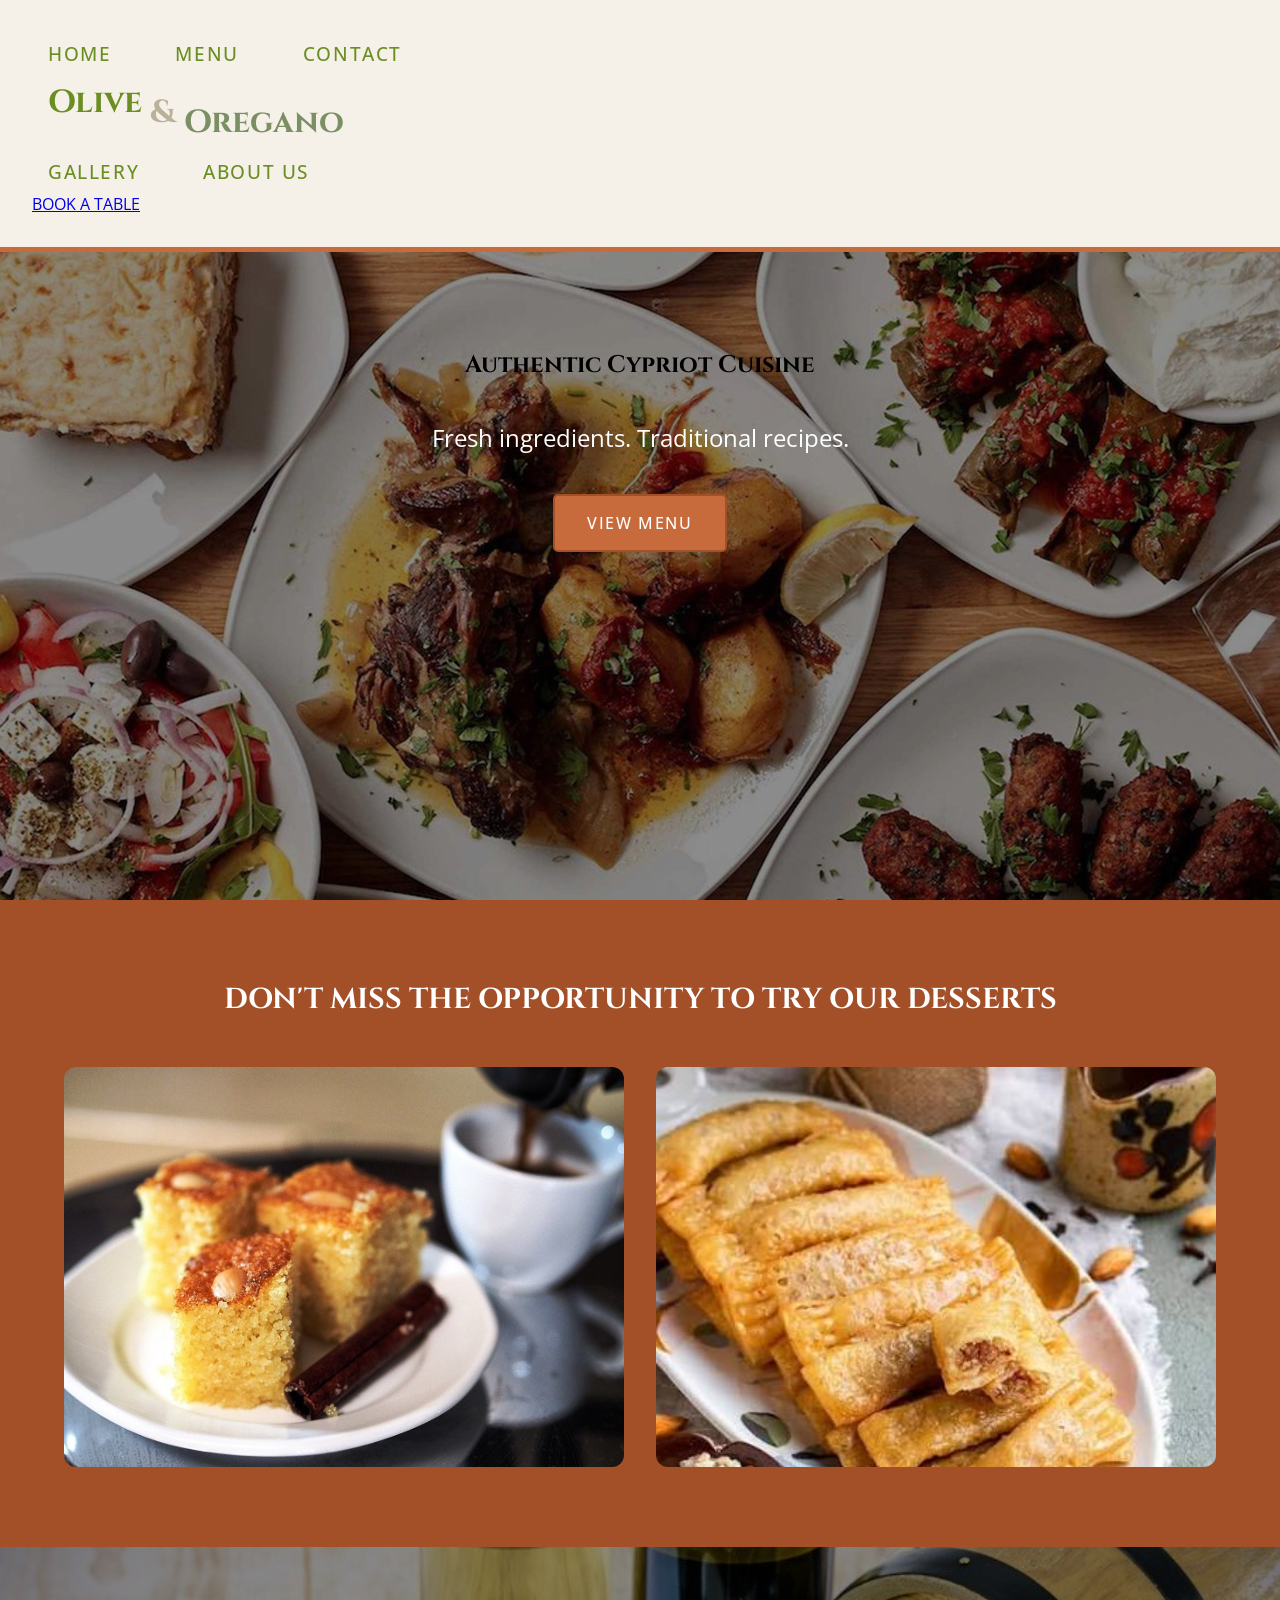
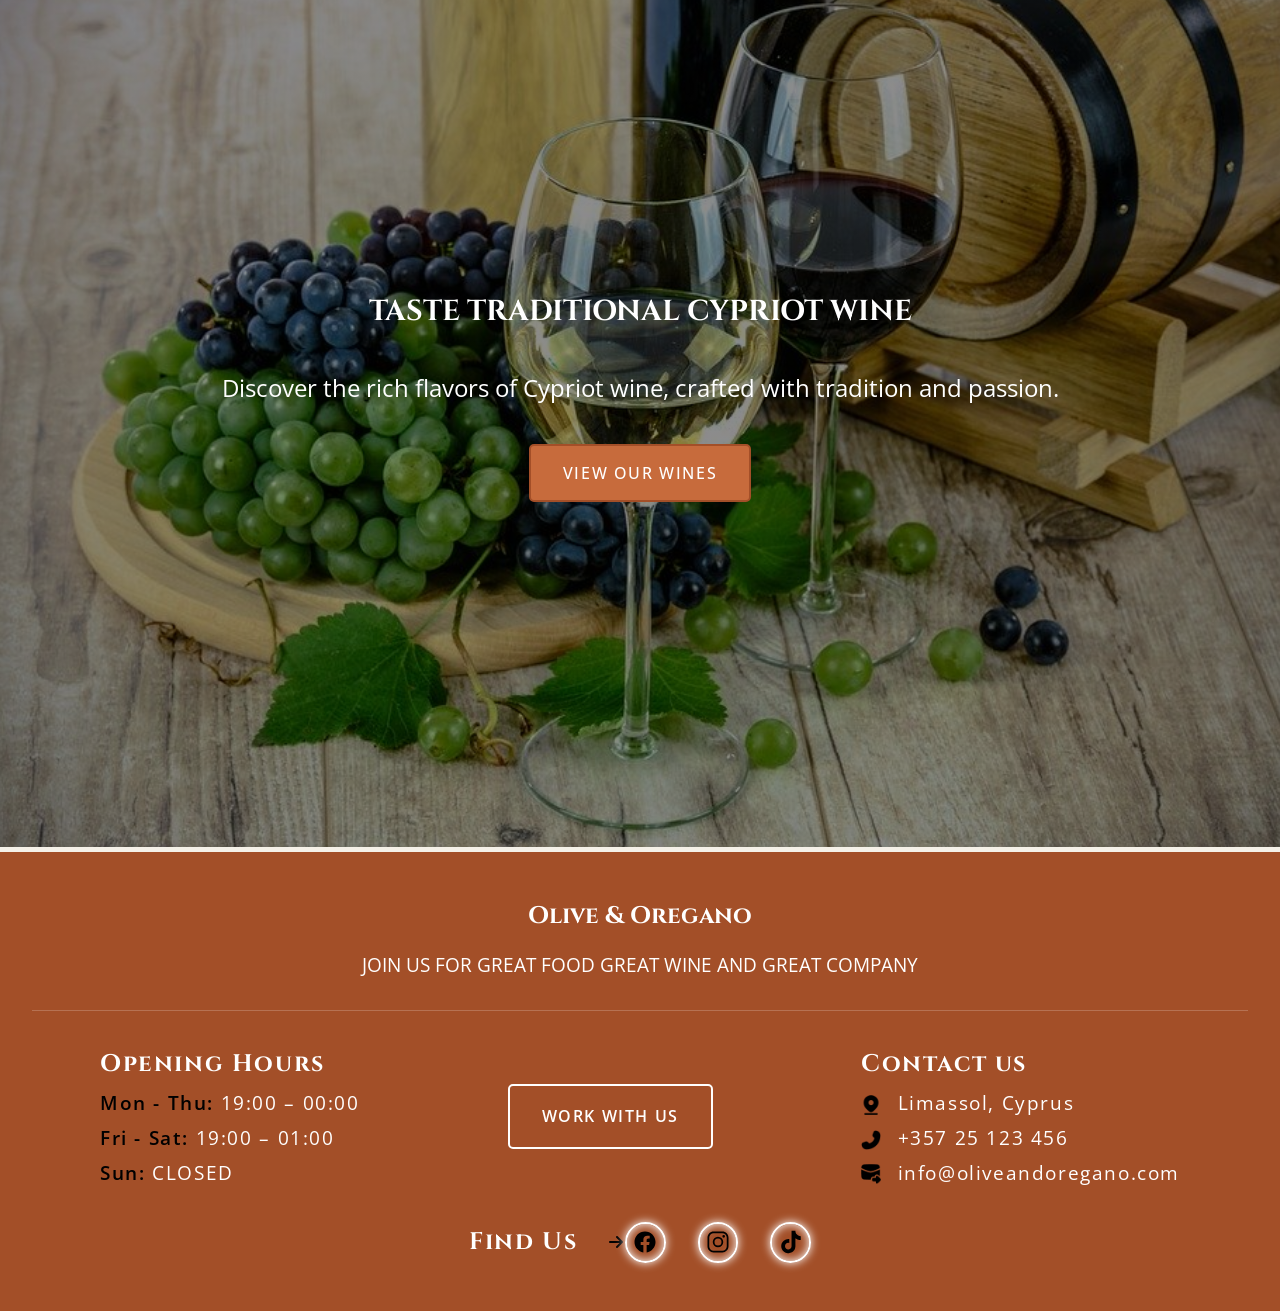
<file: Restaurant.html>
<!doctype html>
<html lang="en">
  <head>
    <link rel="stylesheet" href="style.css" />
    <link rel="preconnect" href="https://fonts.googleapis.com" />
    <link
      href="https://fonts.googleapis.com/css2?family=Cinzel:wght@400..900&display=swap"
      rel="stylesheet"
    />
    <link rel="preconnect" href="https://fonts.googleapis.com" />
    <link rel="preconnect" href="https://fonts.gstatic.com" crossorigin />
    <link
      href="https://fonts.googleapis.com/css2?family=Open+Sans:ital,wght@0,300..800;1,300..800&display=swap"
      rel="stylesheet"
    />
    <link
      rel="stylesheet"
      href="https://cdnjs.cloudflare.com/ajax/libs/font-awesome/6.7.2/css/all.min.css"
    />
    <meta charset="UTF-8" />
    <meta name="viewport" content="width=device-width, initial-scale=1.0" />
    <meta
      name="description"
      content="Olive & Oregano is a Cypriot restaurant that offers authentic Cypriot cuisine, fresh ingredients, and traditional recipes. Join us for great food, great wine, and great company."
    />
    <title>Olive & Oregano | Cypriot Cuisine</title>
  </head>
  <body>
    <!-- NAVBAR -->

    <header class="header">
      <nav class="navbar-left">
        <a href="#" class="active">HOME</a>
        <a href="#">MENU</a>
        <a href="#">CONTACT</a>
      </nav>

      <h1 class="logo">
        <span class="olive-color">Olive</span><span class="and-color"> & </span>
        <span class="oregano-color">Oregano</span>
      </h1>

      <nav class="navbar-right">
        <a href="#">GALLERY</a>
        <a href="#">ABOUT US</a>
      </nav>

      <a href="#" class="contact">BOOK A TABLE</a>
    </header>
    <main>
      <!-- HERO CONTENT -->

      <section class="hero">
        <div class="hero-content">
          <h2>Authentic Cypriot Cuisine</h2>
          <p>Fresh ingredients. Traditional recipes.</p>
          <a href="#" class="btn">VIEW MENU</a>
        </div>
      </section>

      <!-- DESSERT SECTION -->

      <section class="dessert-section">
        <h2>DON'T MISS THE OPPORTUNITY TO TRY OUR DESSERTS</h2>

        <div class="dessert-images">
          <img src="Images/Kalo-Prama.jpg" alt="Cypriot Kalo Prama" />

          <img
            src="Images/Daktila.jpg"
            alt="Cypriot traditional sweet daktila"
          />
        </div>
      </section>

      <!-- WINE SECTION -->

      <section class="wine-section">
        <h2>TASTE TRADITIONAL CYPRIOT WINE</h2>
        <p>
          Discover the rich flavors of Cypriot wine, crafted with tradition and
          passion.
        </p>
        <a href="#" class="btn">VIEW OUR WINES</a>
      </section>
    </main>

    <!-- FOOTER SECTION -->

    <footer class="footer">
      <div class="footer-about">
        <h3>Olive & Oregano</h3>
        <p>JOIN US FOR GREAT FOOD GREAT WINE AND GREAT COMPANY</p>
      </div>

      <div class="footer-container">
        <div class="footer-hours">
          <h3>Opening Hours</h3>

          <p>
            <span class="days">Mon - Thu:</span> 19:00
            <span class="dash">–</span> 00:00
          </p>
          <p>
            <span class="days">Fri - Sat:</span> 19:00
            <span class="dash">–</span> 01:00
          </p>
          <p><span class="days">Sun:</span> CLOSED</p>
        </div>

        <a href="#" class="work-btn">WORK WITH US</a>

        <div class="footer-contact">
          <h3>Contact us</h3>

          <p>
            <img
              src="Icons/Location-Pin-Drop--Streamline-Plump.png"
              alt="Location icon"
              class="contact-icon"
            />
            Limassol, Cyprus
          </p>
          <p>
            <img
              src="Icons/Phone--Streamline-Plump.png"
              alt="Phone icon"
              class="contact-icon"
            />
            +357 25 123 456
          </p>
          <p>
            <img
              src="Icons/Email-Forward--Streamline-Plump.png"
              alt="Email icon"
              class="contact-icon"
            />
            info@oliveandoregano.com
          </p>
        </div>
      </div>

      <div class="footer-socials">
        <h3>Find Us</h3>

        <i class="fa-solid fa-arrow-right arrow"></i>

        <div class="social-logos">
          <a href="#">
            <img
              class="socials-img"
              src="Icons/facebook.svg"
              alt="Facebook logo"
            />
          </a>
          <a href="#">
            <img
              class="socials-img"
              src="Icons/instagram.svg"
              alt="Instagram logo"
            />
          </a>
          <a href="#">
            <img
              class="socials-img"
              src="Icons/tiktok.svg"
              alt="Tik Tok logo"
            />
          </a>
        </div>
      </div>
    </footer>
  </body>
</html>
</file>
<file: style.css>
/* CSS Variables */
:root {
  --color-primary: #c76b3c;
  --color-primary-dark: #a34f28;

  --color-olive: #6b8e23;
  --color-olive-dark: #556b2f;

  --color-background: #f5f1e8;
  --color-white: #ffffff;

  --color-text: #534b40;
  --color-border: #bbb09a;
}

html {
  scroll-behavior: smooth;
}

* {
  margin: 0;
  padding: 0;
  box-sizing: border-box;
}

body {
  font-family: "Open Sans", sans-serif;
}

/* GENERAL ACCESSIBILITY */

a:focus-visible {
  outline: 3px solid var(--color-white);
  outline-offset: 4px;
}

h1,
h2,
h3,
.logo {
  font-family: "Cinzel", serif;
}

/* NAVBAR */

.logo {
  display: inline-block;
  font-size: 2rem;
  white-space: nowrap;
  text-align: center;
  padding: 1rem;
  text-decoration: none;
}

.olive-color {
  color: var(--color-olive);
  position: relative;
  top: -10px;
}

.and-color {
  color: var(--color-border);
}

.oregano-color {
  color: #7a8f63;
  position: relative;
  top: 10px;
}

.header {
  position: fixed;
  top: 0;
  width: 100%;
  padding: 2rem;
  background-color: var(--color-background);
  border-bottom: 5px solid var(--color-primary);
  z-index: 1000;
}

.navbar {
  display: flex;
  justify-content: center;
  align-items: center;
  gap: 3rem;
}

.navbar-left {
  display: flex;
  gap: 2rem;
  padding: 0;
}

.navbar-right {
  display: flex;
  gap: 2rem;
  padding: 0;
}

.navbar-left a,
.navbar-right a {
  display: inline-block;
  font-size: 1.2rem;
  letter-spacing: 0.1rem;
  font-weight: 500;
  color: var(--color-olive);
  text-decoration: none;
  padding: 0.5rem 1rem;
  transition:
    color 0.3s ease,
    transform 0.3s ease;
}

.navbar-left a:hover,
.navbar-right a:hover {
  color: var(--color-olive-dark);
  transform: scale(1.1);
}

.navbar a[aria-current="page"] {
  color: var(--color-primary);
  border-bottom: 3px solid var(--color-primary);
}

/* Keyboard focus */
.navbar a:focus-visible,
.book-table-btn:focus-visible {
  outline: 3px solid var(--color-primary);
  outline-offset: 4px;
}

.book-table-btn {
  font-size: 1rem;
  letter-spacing: 0.1rem;
  font-weight: 500;
  text-decoration: none;
  color: var(--color-white);
  background-color: #5a7a1a;
  border: 2px solid #3d5412;
  border-radius: 5px;
  padding: 1rem;
  cursor: pointer;
  transition: 0.3s ease;
}

.book-table-btn:hover {
  color: var(--color-white);
  background-color: #3d5412;
  border: 2px solid transparent;
}

.hamburger-button {
  display: none;

  background: transparent;
  border: none;

  color: var(--color-olive);
  font-size: 1.8rem;

  cursor: pointer;
}

.hamburger-button:focus-visible {
  outline: 3px solid var(--color-primary);
  outline-offset: 4px;
}

.mobile-menu {
  display: none;
}

.mobile-menu a {
  width: 100%;

  padding: 0.8rem 1rem;

  color: var(--color-olive);
  font-size: 1rem;
  font-weight: 600;
  letter-spacing: 0.08em;
  text-align: center;
  text-decoration: none;

  border-radius: 5px;

  transition:
    background-color 0.3s ease,
    color 0.3s ease;
}

.mobile-menu a:hover {
  color: var(--color-primary);
  background-color: #ebe5da;
}

.mobile-menu a:focus-visible {
  outline: 3px solid var(--color-primary);
  outline-offset: 3px;
}

.mobile-book-table-btn {
  width: 100%;
  max-width: 260px;

  padding: 0.9rem 1.2rem;

  color: var(--color-white);
  background-color: var(--color-olive);

  border: 2px solid var(--color-olive-dark);
  border-radius: 5px;

  font: inherit;
  font-weight: 600;
  letter-spacing: 0.08em;

  cursor: pointer;

  transition:
    background-color 0.3s ease,
    transform 0.3s ease;
}

.mobile-book-table-btn:hover {
  background-color: var(--color-olive-dark);
  transform: translateY(-2px);
}

.mobile-book-table-btn:focus-visible {
  outline: 3px solid var(--color-primary);
  outline-offset: 3px;
}

/* HERO SECTION */

.hero {
  min-height: 100vh;
  background-image:
    linear-gradient(rgba(0, 0, 0, 0.45), rgba(0, 0, 0, 0.45)),
    url("images/cyprus-cuisine.jpg");
  background-size: cover;
  background-position: center;
  background-repeat: no-repeat;

  display: flex;
  justify-content: center;
  align-items: center;
}

.hero-content {
  display: flex;
  flex-direction: column;
  justify-content: center;
  align-items: center;
  text-align: center;
  gap: 2.5rem;
}

.hero-content h1 {
  font-size: 1.8rem;
  color: var(--color-white);
}

.hero-content p {
  font-size: 1.5rem;
  color: var(--color-white);
}

.btn {
  display: inline-block;
  font-size: 1rem;
  letter-spacing: 0.1rem;
  font-weight: 500;
  padding: 1rem 2rem;
  background: var(--color-primary);
  color: var(--color-white);
  text-decoration: none;
  border: 2px solid var(--color-primary-dark);
  border-radius: 5px;
  transition: 0.3s ease;
}

.btn:hover {
  background-color: var(--color-primary-dark);
  border: 2px solid transparent;
}

/* DESSERT SECTION */

.dessert-section {
  background-color: var(--color-primary-dark);
  padding: 5rem 4rem;
}

.dessert-section h2 {
  text-align: center;
  margin-bottom: 3rem;
  font-size: 1.8rem;
  color: var(--color-white);
}

.dessert-images {
  display: grid;
  grid-template-columns: repeat(2, minmax(0, 1fr));
  gap: 2rem;
}

.dessert-images img {
  width: 100%;
  height: 400px;
  object-fit: cover;
  border-radius: 12px;
}

/* WINE SECTION */

.wine-section {
  background-image:
    linear-gradient(rgba(0, 0, 0, 0.45), rgba(0, 0, 0, 0.45)),
    url("images/traditional-wine.jpg");
  background-size: cover;
  background-position: center;
  background-repeat: no-repeat;
  min-height: 100vh;
  display: flex;
  justify-content: center;
  align-items: center;
  text-align: center;
  gap: 2.5rem;
  flex-direction: column;
}

.wine-section h2 {
  font-size: 1.8rem;
  color: var(--color-white);
}

.wine-section p {
  font-size: 1.5rem;
  color: var(--color-white);
}

/* FOOTER */

.footer {
  background-color: var(--color-primary-dark);
  padding: 3rem 2rem;
  gap: 2rem;
  display: flex;
  flex-direction: column;
  border-top: 5px solid var(--color-background);
}

.footer-about {
  display: flex;
  text-align: center;
  justify-content: center;
  flex-direction: column;
  gap: 1.2rem;
}

.footer-about h3 {
  font-size: 1.5rem;
  color: var(--color-white);
}

.footer-about p {
  font-size: 1.2rem;
  color: var(--color-white);
}

.footer-container {
  display: flex;
  justify-content: space-evenly;
  align-items: center;
  gap: 5rem;
  padding-top: 2rem;
  border-top: 1px solid rgba(255, 255, 255, 0.2);
  letter-spacing: 0.1rem;
  line-height: 1.8;
  color: var(--color-white);
  font-size: 1rem;
}

.footer-container h3 {
  font-size: 1.5rem;
  text-align: left;
}

.footer-container p {
  font-size: 1.2rem;
}

.footer-contact a {
  color: var(--color-white);
  text-decoration: none;
}

.footer-contact a:hover {
  text-decoration: underline;
}

.days {
  color: black;
  font-weight: 600;
}

.footer-socials {
  display: flex;
  flex-direction: row;
  justify-content: center;
  align-items: center;
  letter-spacing: 0.1rem;
}

.footer-socials h3 {
  font-size: 1.5rem;
  padding-right: 2rem;
  color: var(--color-white);
}

.socials-img {
  display: inline-block;
  width: 1.5rem;
  height: auto;
}

.social-logos {
  display: flex;
  flex-direction: row;
  gap: 2rem;
}

.footer-arrow {
  color: var(--color-white);
  font-size: 2rem;
  padding-right: 2rem;
  animation: arrowPulse 2s infinite ease-in-out;
}

@keyframes arrowPulse {
  0%,
  100% {
    opacity: 1;
  }

  50% {
    opacity: 0;
  }
}

.social-logos a {
  display: inline-flex;
  align-items: center;
  justify-content: center;

  color: var(--color-white);
  border: 2px solid var(--color-white);
  border-radius: 50%;
  padding: 0.4rem;

  box-shadow:
    inset 0 0 10px var(--color-white),
    0 0 10px var(--color-white);
  transition: 0.3s ease;
}

.social-logos a:hover {
  transform: scale(1.2) translateY(-10px);
  color: var(--color-white);
  border: 2px solid var(--color-white);
}

.contact-icon {
  width: 20px;
  height: 20px;
  margin-right: 10px;
  vertical-align: middle;
}

.work-btn {
  display: inline-block;
  color: var(--color-white);
  padding: 1rem 2rem;
  background-color: transparent;
  text-decoration: none;
  font-weight: 600;
  letter-spacing: 0.1rem;
  border: 2px solid var(--color-white);
  border-radius: 5px;
  cursor: pointer;
  transition: 0.3s ease;
}

.work-btn:hover {
  color: black;
  background-color: var(--color-white);
  border-color: transparent;
}

/* RESERVATION MODAL */

.modal-overlay {
  position: fixed;
  inset: 0;

  display: flex;
  justify-content: center;
  align-items: center;

  padding: 1rem;
  background-color: rgba(0, 0, 0, 0.6);

  opacity: 0;
  visibility: hidden;
  pointer-events: none;

  transition:
    opacity 0.25s ease,
    visibility 0.25s ease;

  z-index: 2000;
}

.modal-overlay.active {
  opacity: 1;
  visibility: visible;
  pointer-events: auto;
}

.reservation-modal,
.job-application-modal {
  width: 100%;
  max-width: 550px;
  max-height: 90vh;
  overflow-y: auto;

  background-color: var(--color-background);
  border-radius: 10px;
  padding: 2rem;
  box-shadow: 0 10px 30px rgba(0, 0, 0, 0.25);

  transform: translateY(20px) scale(0.96);
  opacity: 0;

  transition:
    transform 0.3s ease,
    opacity 0.3s ease;
}

.modal-overlay.active .reservation-modal,
.modal-overlay.active .job-application-modal {
  transform: translateY(0) scale(1);
  opacity: 1;
}

.modal-header {
  display: flex;
  justify-content: space-between;
  align-items: center;
  margin-bottom: 1.5rem;
}

.modal-header h2 {
  font-size: 1.5rem;
  color: var(--color-text);
}

.modal-close-button {
  background: none;
  border: none;
  font-size: 2rem;
  cursor: pointer;
  color: var(--color-text);
}

body.modal-open {
  overflow: hidden;
}

/* RESERVATION FORM */

.reservation-form,
.application-form {
  display: flex;
  flex-direction: column;
  gap: 1rem;
}

.form-group {
  display: flex;
  flex-direction: column;
  gap: 0.5rem;
}

.form-group label {
  font-weight: 600;
  color: var(--color-text);
}

.application-form fieldset {
  border: 1px solid var(--color-border);
  border-radius: 5px;
  padding: 1rem;
}

.application-form legend {
  padding: 0 0.5rem;
  font-weight: 600;
  color: var(--color-text);
}

.application-form fieldset input {
  margin-right: 0.35rem;
}

.application-form fieldset label {
  margin-right: 1.5rem;
}

.form-group input,
.form-group textarea,
.form-group select {
  width: 100%;
  padding: 0.8rem;

  font: inherit;

  border: 1px solid var(--color-border);
  border-radius: 5px;
  background-color: var(--color-white);
}

.form-group input:focus,
.form-group textarea:focus,
.form-group select:focus {
  outline: 2px solid var(--color-primary);
  outline-offset: 2px;
  border-color: var(--color-primary);
}

.form-group textarea {
  min-height: 100px;
  resize: vertical;
}

#application-cv {
  width: 100%;
  padding: 0.4rem;

  font: inherit;
  color: var(--color-text);

  background-color: var(--color-white);
  border: 1px solid var(--color-border);
  border-radius: 5px;
}

#application-cv::file-selector-button {
  margin-right: 1rem;
  padding: 0.7rem 1rem;

  background-color: var(--color-background);
  color: var(--color-text);

  border: 1px solid var(--color-border);
  border-radius: 4px;

  font-weight: 600;
  cursor: pointer;

  transition: 0.3s ease;
}

#application-cv::file-selector-button:hover {
  background-color: #e8e2d6;
  border-color: var(--color-primary);
}

.submit-reservation-button,
.submit-application-button {
  width: 100%;
  margin-top: 0.5rem;
  padding: 1rem 2rem;

  border: none;
  border-radius: 5px;

  background-color: var(--color-primary);
  color: var(--color-white);

  font-weight: 600;
  cursor: pointer;

  transition: background-color 0.3s ease;
}

.submit-reservation-button:hover,
.submit-application-button:hover {
  background-color: var(--color-primary-dark);
}

.success-toast {
  position: fixed;
  bottom: 2rem;
  right: 2rem;

  display: flex;
  align-items: center;
  gap: 0.75rem;

  max-width: 380px;
  padding: 1rem 1.25rem;

  background-color: #edf7e8;
  color: #2f5f24;
  border: 1px solid #b8d8aa;
  border-left: 5px solid #4f8a3c;
  border-radius: 8px;

  font-weight: 600;

  box-shadow: 0 8px 24px rgba(0, 0, 0, 0.15);

  opacity: 0;
  visibility: hidden;
  transform: translateX(120%);

  transition:
    opacity 0.3s ease,
    transform 0.3s ease,
    visibility 0.3s ease;

  z-index: 3000;
}

.success-toast.active {
  opacity: 1;
  visibility: visible;
  transform: translateX(0);
}

.success-toast-icon {
  color: #4f8a3c;
  font-size: 1.4rem;
  flex-shrink: 0;
}

/* MEDIA */
@media (max-width: 768px) {
  .navbar-left,
  .navbar-right,
  .book-table-btn {
    display: none;
  }

  .navbar {
    justify-content: space-between;
  }

  .header {
    padding: 1rem 1.5rem;
  }

  .hamburger-button {
    display: block;
  }

  .mobile-menu {
    position: absolute;
    top: 100%;
    left: 0;

    width: 100%;

    flex-direction: column;
    align-items: center;
    gap: 0.5rem;

    padding: 1.5rem;

    background-color: var(--color-background);
    border-bottom: 4px solid var(--color-primary);
    box-shadow: 0 8px 18px rgba(0, 0, 0, 0.12);

    z-index: 1000;
  }

  .mobile-menu.active {
    display: flex;
  }

  .footer-container {
    flex-direction: column;
    gap: 2rem;
    text-align: center;
  }

  .footer-container h3 {
    text-align: center;
  }

  .footer-contact {
    width: min(100%, 360px);
    display: flex;
    flex-direction: column;
    align-items: center;
  }

  .footer-contact h3 {
    text-align: center;
    margin-bottom: 1rem;
  }

  .footer-contact p {
    width: 100%;
    max-width: 300px;
    font-size: 1rem;
    display: grid;
    grid-template-columns: 24px 1fr;
    align-items: center;
    gap: 0.75rem;
    text-align: left;
  }

  .contact-icon {
    width: 20px;
    height: 20px;
    margin-right: 0;
  }

  .footer-contact a {
    min-width: 0;
    overflow-wrap: anywhere;
  }

  .footer-socials {
    flex-direction: column;
    justify-content: center;
    align-items: center;
    gap: 1rem;
  }

  .footer-socials h3 {
    padding-right: 0;
    text-align: center;
  }

  .footer-arrow {
    display: none;
  }

  .social-logos {
    justify-content: center;
    gap: 1.5rem;
  }

  .footer-hours {
    width: min(100%, 320px);
  }

  .footer-hours p {
    display: flex;
    justify-content: space-between;
    align-items: center;
    gap: 0.5rem;
  }

  .footer-hours .days {
    text-align: left;
  }

  .footer-hours .hours {
    text-align: right;
  }

  .footer-hours .days,
  .footer-hours .hours {
    white-space: nowrap;
  }
}

@media (max-width: 640px) {
  .dessert-images {
    grid-template-columns: 1fr;
  }

  .dessert-images img {
    height: 260px;
  }

  .logo {
    font-size: 1.6rem;
    padding: 0.5rem;
  }

  .reservation-modal,
  .job-application-modal {
    padding: 1.5rem;
  }

  .success-toast {
    left: 50%;
    right: auto;
    bottom: 1rem;

    width: calc(100% - 2rem);
    max-width: 380px;

    transform: translateX(100vw);
  }

  .success-toast.active {
    transform: translateX(-50%);
  }

  .hamburger-button {
    font-size: 1.6rem;
  }
}

@media (prefers-reduced-motion: reduce) {
  *,
  *::before,
  *::after {
    scroll-behavior: auto !important;
    transition-duration: 0.01ms !important;
    animation-duration: 0.01ms !important;
    animation-iteration-count: 1 !important;
  }
}
</file>
<file: menu.css>
/* Page layout */

main {
  padding-top: 140px;
}

/* Menu Bar */

.menu-bar-section {
  background-color: var(--color-olive-dark);
  text-align: center;
  padding: 3rem 2rem;
  display: flex;
  justify-content: center;
  align-items: center;
}

.menu-bar {
  display: flex;
  justify-content: center;
  align-items: center;
  gap: 2rem;
  flex-direction: column;
}

.menu-bar h1 {
  font-size: 1.8rem;
  font-family: "Cinzel", serif;
  color: var(--color-white);
}

.menu-bar p {
  font-size: 1.5rem;
  color: var(--color-white);
}

/* Menu Category Bar */

.menu-category-section {
  position: sticky;
  top: 140px;
  z-index: 900;
  background-color: var(--color-background);
  text-align: center;
  padding: 1.5rem 2rem;
  display: flex;
  justify-content: center;
  align-items: center;
  border-bottom: 1px solid #8a8070;
}

.menu-category-nav {
  display: flex;
  justify-content: center;
  align-items: center;
  gap: 3rem;
}

.menu-category-nav a {
  font-size: 1.2rem;
  color: #8a8070;
  text-decoration: none;
}

.menu-category-nav a.active {
  color: var(--color-primary);
  border-bottom: 3px solid var(--color-primary);
}

.menu-category-nav a:hover {
  color: var(--color-text);
}

.menu-category-nav a:focus-visible {
  outline: 3px solid var(--color-primary);
  outline-offset: 4px;
}

/* MENU FILTERS */

.menu-filters {
  display: flex;
  justify-content: center;
  align-items: center;
  gap: 1rem;

  padding: 1.5rem 2rem;
  background-color: var(--color-white);
}

.filter-button {
  padding: 0.65rem 1.2rem;

  font-family: "Open Sans", sans-serif;
  font-size: 0.9rem;
  font-weight: 600;
  letter-spacing: 0.08em;

  color: var(--color-text);
  background-color: var(--color-white);

  border: 1px solid var(--color-border);
  border-radius: 20px;

  cursor: pointer;

  transition:
    background-color 0.3s ease,
    color 0.3s ease,
    transform 0.3s ease;
}

.filter-button:hover {
  background-color: var(--color-background);
  transform: translateY(-2px);
}

/* ALL */
.filter-button[data-filter="all"].active {
  background-color: #8a8070;
  border-color: #8a8070;
  color: var(--color-white);
}

/* VEG */
.filter-button[data-filter="veg"].active {
  background-color: #3b6d11;
  border-color: #3b6d11;
  color: var(--color-white);
}

/* MEAT */
.filter-button[data-filter="meat"].active {
  background-color: #993c1d;
  border-color: #993c1d;
  color: var(--color-white);
}

/* FISH */
.filter-button[data-filter="fish"].active {
  background-color: #185fa5;
  border-color: #185fa5;
  color: var(--color-white);
}

.filter-button:focus-visible {
  outline: 3px solid var(--color-primary);
  outline-offset: 3px;
}

/* MENU SECTIONS */

.menu-section {
  display: flex;
  align-items: center;
  justify-content: center;
  flex-direction: column;
  gap: 0.75rem;
  margin-top: 2.5rem;
  margin-bottom: 1.5rem;
  padding: 2.5rem 2rem;
  scroll-margin-top: 220px;
}

.menu-section-header {
  display: flex;
  align-items: center;
  justify-content: center;
  gap: 1rem;
  margin-bottom: 1rem;
}

.price {
  font-size: 1rem;
  color: var(--color-primary);
}

.icon-section {
  width: 32px;
  height: 32px;
  border-radius: 50%;
  background: #f5ede8;
  display: flex;
  align-items: center;
  justify-content: center;
  color: var(--color-primary);
  font-size: 14px;
  flex-shrink: 0;
}

.divider {
  display: block;
  width: 90%;
  height: 1px;
  background: #e8e2d6;
}

.text-section {
  display: flex;
  flex-direction: column;
  line-height: 1.5;
}

.text-section h2 {
  font-size: 1.2rem;
  font-family: "Cinzel", serif;
  color: var(--color-text);
}

.text-section p {
  font-size: 1rem;
  color: #8a8070;
}

/* MENU SUBSECTIONS */

.subsection-title {
  display: flex;
  justify-content: space-between;
  width: 100%;
  max-width: 1200px;
  font-family: "Cinzel", serif;
  font-size: 1.5rem;
  color: var(--color-primary);
  letter-spacing: 0.1em;
  margin-bottom: 1.5rem;
  margin-top: 1rem;
}

.menu-items {
  width: 100%;
  max-width: 1200px;
}

.menu-grid {
  display: grid;
  grid-template-columns: repeat(4, minmax(0, 1fr));
  gap: 1rem;
  margin-bottom: 2rem;
}

.card {
  display: flex;
  flex-direction: column;
  background: var(--color-white);
  border: 1px solid #e8e2d6;
  border-radius: 8px;
  overflow: hidden; /* keeps image corners rounded */
}

.card img {
  width: 100%;
  height: 300px;
  object-fit: cover;
  display: block;
}

.card-body {
  flex: 1;
  padding: 0.85rem 1rem;
  display: flex;
  flex-direction: column;
  gap: 0.4rem;
}

.card-name {
  font-family: "Cinzel", serif;
  font-size: 1rem;
  color: #3d2b1a;
  letter-spacing: 0.05em;
  text-align: center;
}

.card-desc {
  font-size: 0.85rem;
  color: #8a8070;
  line-height: 1.5;
}

.card-footer {
  display: flex;
  align-items: flex-end;
  margin-top: auto;
}

.item-price {
  font-family: "Open Sans", sans-serif;
  font-size: 1rem;
  font-weight: 700;
  color: var(--color-primary);
  padding: 0.35rem 0 0.35rem 1rem;
}

.subtitle {
  font-size: 1.2rem;
  letter-spacing: 0.05em;
  color: #8a8070;
}

.asterisk {
  color: var(--color-primary);
  font-size: 1.2rem;
}

/* Meze special offer */

.meze-offer {
  position: fixed;
  right: 2rem;
  bottom: 2rem;

  width: min(360px, calc(100% - 2rem));
  padding: 1.4rem;

  background-color: #fffaf0;
  color: #3f3a32;

  border: 1px solid #d9cbb5;
  border-left: 5px solid #b55d35;
  border-radius: 10px;

  box-shadow: 0 8px 24px rgba(0, 0, 0, 0.15);

  z-index: 1500;

  opacity: 0;
  visibility: hidden;
  transform: translateX(120%);

  transition:
    opacity 0.35s ease,
    transform 0.35s ease,
    visibility 0.35s;
}

.meze-offer.active {
  opacity: 1;
  visibility: visible;
  transform: translateX(0);
}

.meze-offer-header {
  display: flex;
  justify-content: space-between;
  align-items: center;

  margin-bottom: 1rem;
}

.meze-offer-header h3 {
  margin: 0;
  font-family: "Cinzel", serif;
  font-size: 1.2rem;
  color: #6b7a3d;
}

.meze-offer .modal-close-button {
  padding: 0;

  color: #6b6257;
  background: transparent;
  border: none;

  font-size: 1.6rem;
  line-height: 1;

  cursor: pointer;

  transition:
    color 0.2s ease,
    transform 0.2s ease;
}

.meze-offer .modal-close-button:hover {
  color: #b55d35;
  transform: scale(1.1);
}

.meze-offer .modal-close-button:focus-visible {
  outline: 3px solid var(--color-primary);
  outline-offset: 3px;
}

.offer-text {
  margin: 0 0 1rem;

  font-size: 1.05rem;
  font-weight: 600;
  line-height: 1.6;
}

.offer-price {
  display: flex;
  align-items: center;
  gap: 0.75rem;

  margin: 0;
}

.old-price {
  color: #777;
  font-size: 1rem;
  text-decoration: line-through;
}

.offer-arrow {
  color: #777;
}

.new-price {
  color: #b55d35;
  font-size: 1.5rem;
  font-weight: 700;
}

/* Dietary tags */
.tag {
  font-size: 0.62rem;
  font-weight: 500;
  letter-spacing: 0.07em;
  padding: 0.35rem 0.6rem;

  border-radius: 4px 0 0 0;
}

.card-footer .tag {
  margin-left: auto;
}

.tag.veg {
  background: #eaf3de;
  color: #3b6d11;
}
.tag.fish {
  background: #e6f1fb;
  color: #185fa5;
}
.tag.meat {
  background: #faece7;
  color: #993c1d;
}

@media (max-width: 1024px) {
  .menu-grid {
    grid-template-columns: repeat(2, minmax(0, 1fr));
  }
}

@media (max-width: 768px) {
  .menu-category-nav {
    flex-wrap: wrap;
    gap: 1rem 1.5rem;
  }

  .menu-category-nav a {
    font-size: 1rem;
  }

  main {
    padding-top: 110px;
  }

  .menu-category-section {
    top: 110px;
  }
}

@media (max-width: 640px) {
  .header {
    padding: 0.75rem 1rem;
  }

  main {
    padding-top: 70px;
  }

  .menu-category-section {
    top: 70px;
  }

  .menu-grid {
    grid-template-columns: 1fr;
  }

  .menu-filters {
    flex-wrap: wrap;
    gap: 0.75rem;
    padding: 1rem;
  }

  .price {
    display: block;
    margin: 0.25rem;
    font-size: 1rem;
    color: var(--color-primary);
  }

  .filter-button {
    font-size: 0.8rem;
    padding: 0.55rem 1rem;
  }

  .meze-offer {
    right: 1rem;
    bottom: 1rem;
    left: 1rem;

    width: auto;
  }

  .menu-section {
    padding: 2rem 1rem;
  }

  .subsection-title:has(.subtitle) {
    flex-direction: column;
    align-items: flex-start;
    gap: 0.5rem;
  }

  .subtitle {
    font-size: 0.8rem;
    line-height: 1.4;
    letter-spacing: 0.03em;
  }

  .asterisk {
    font-size: 0.9rem;
  }
}
</file>
